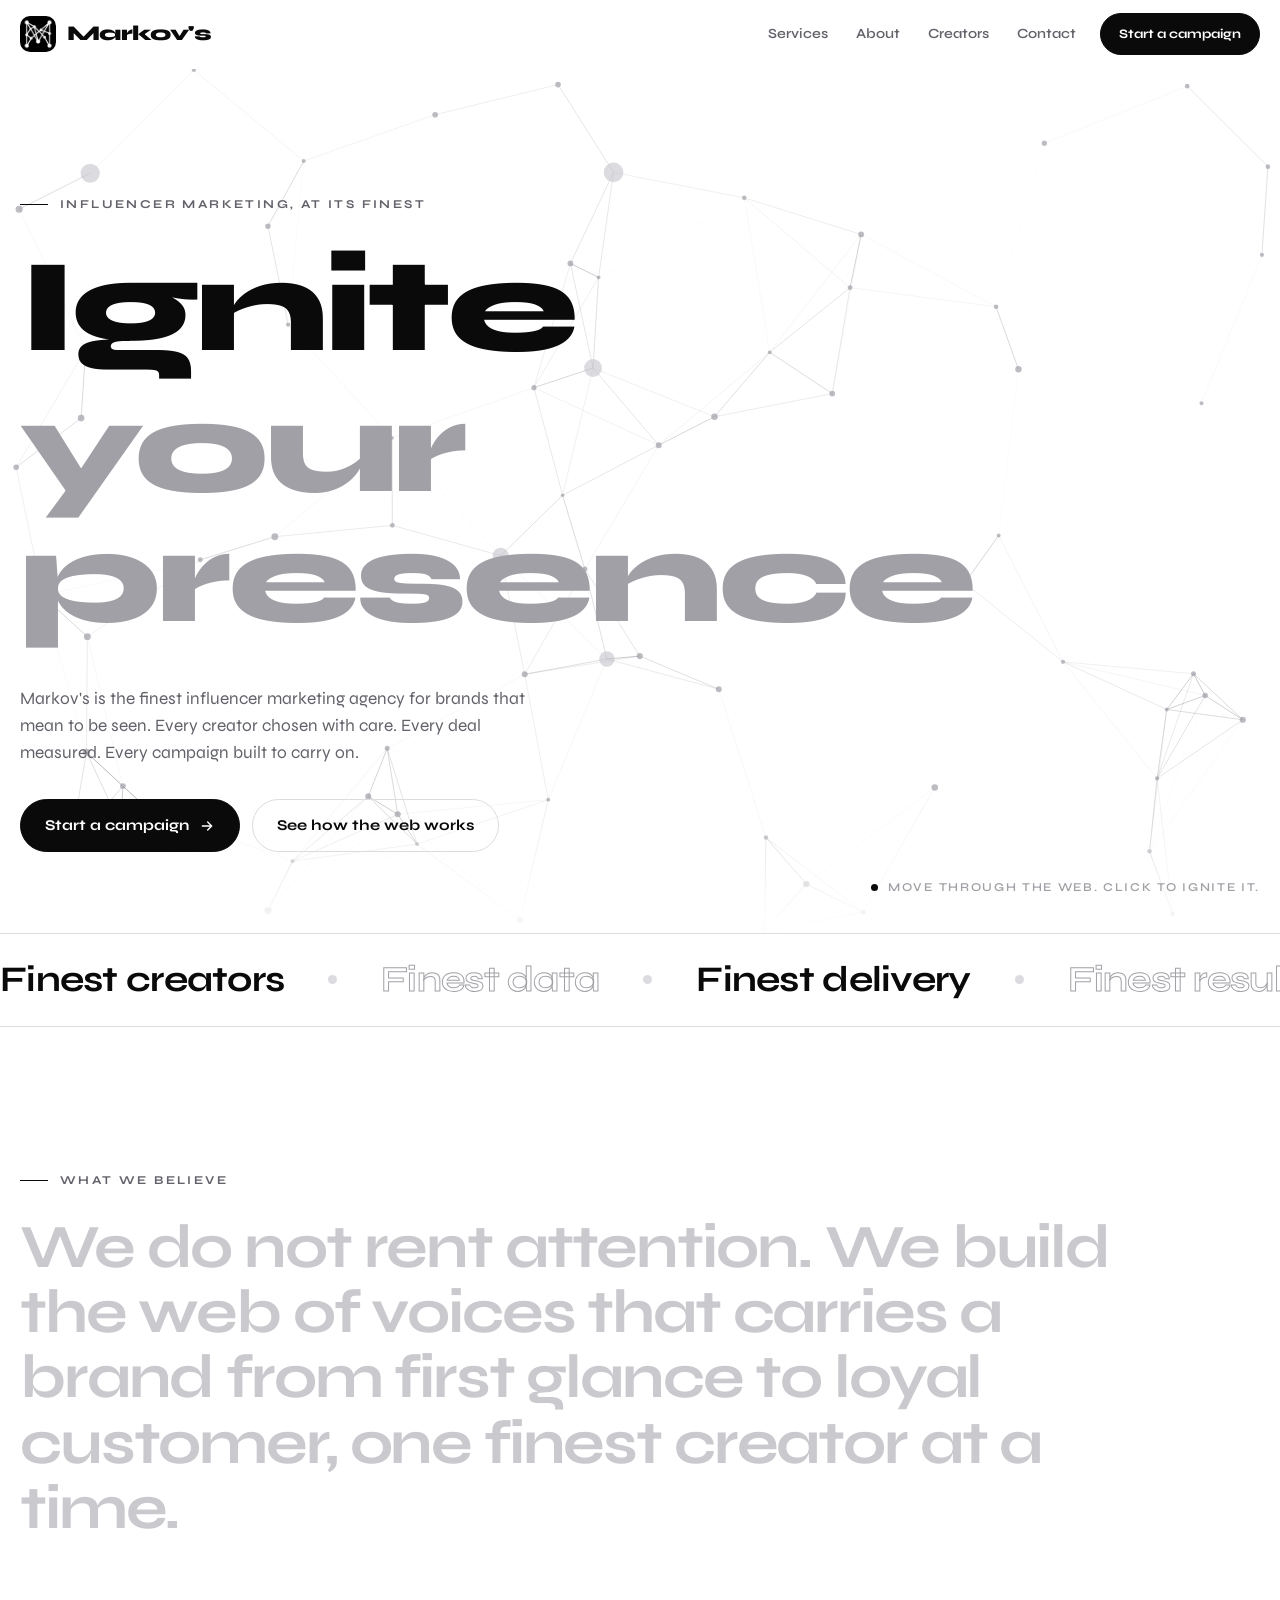
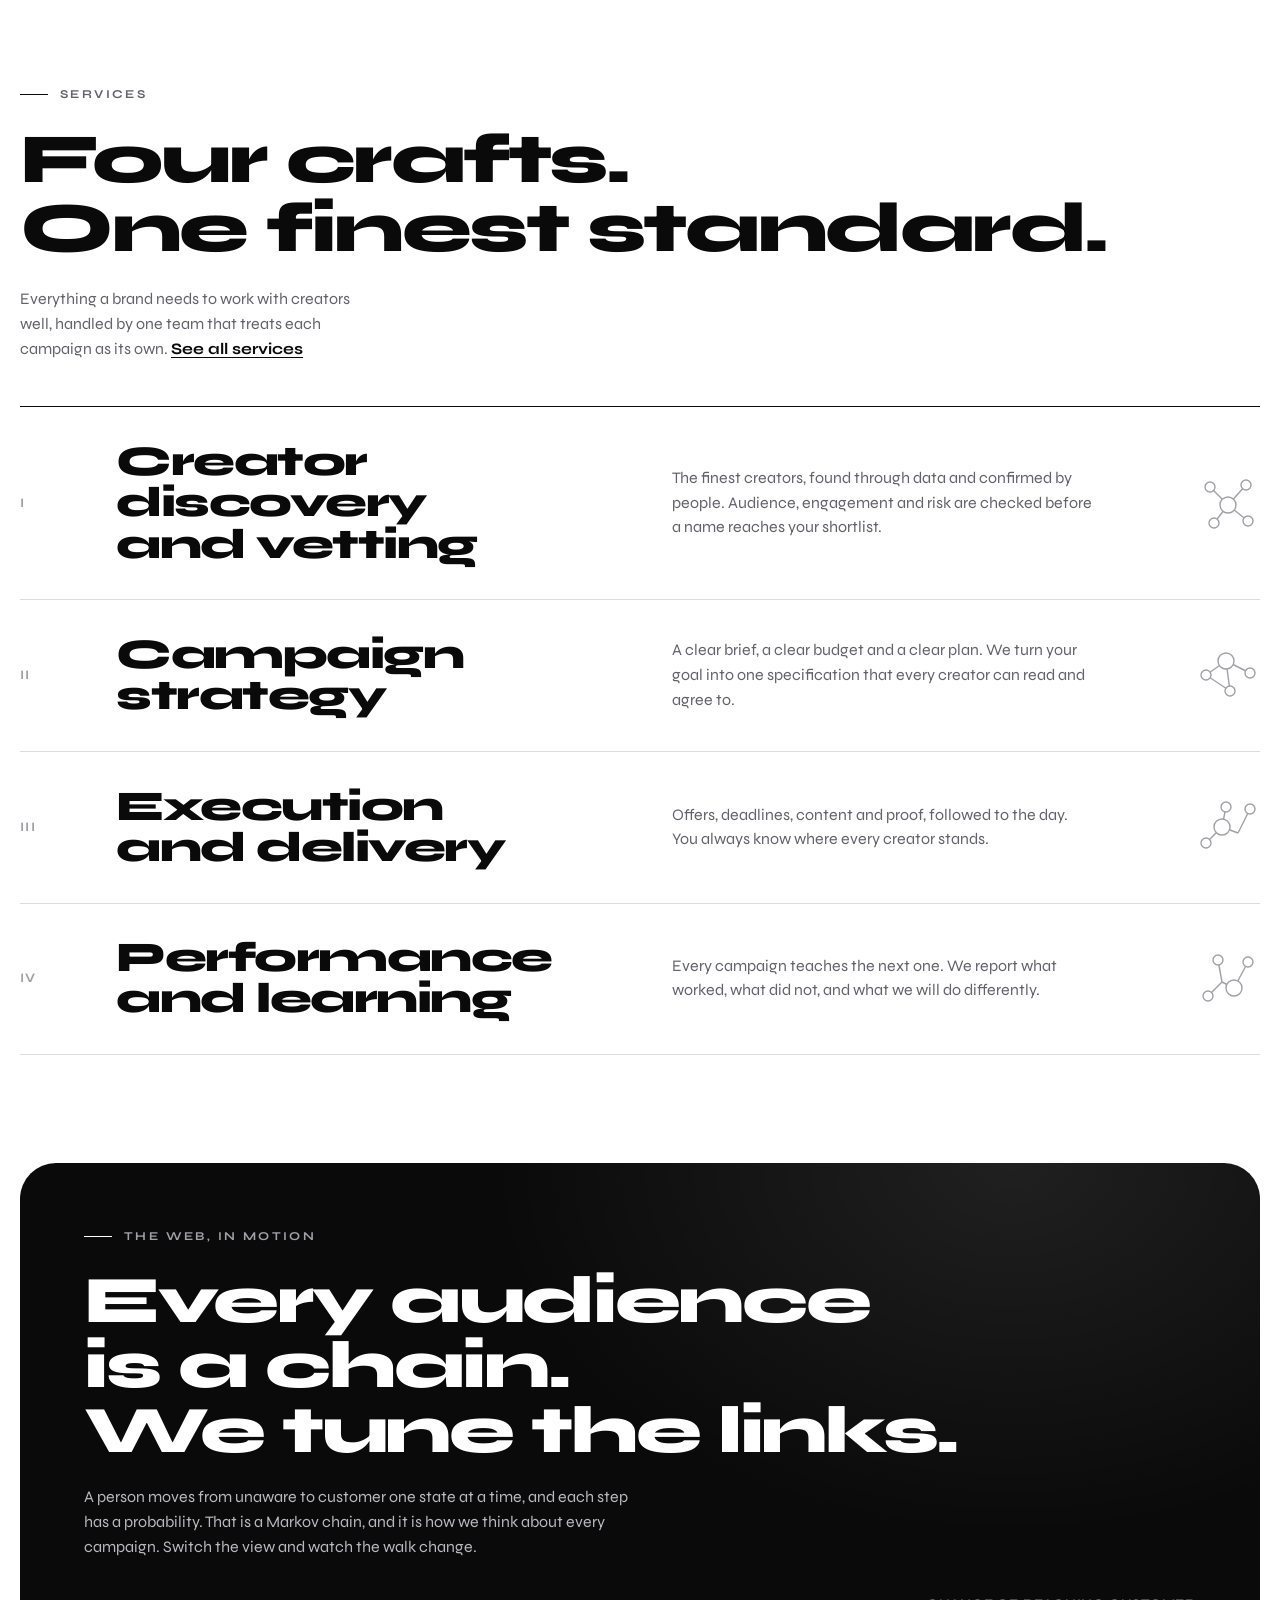
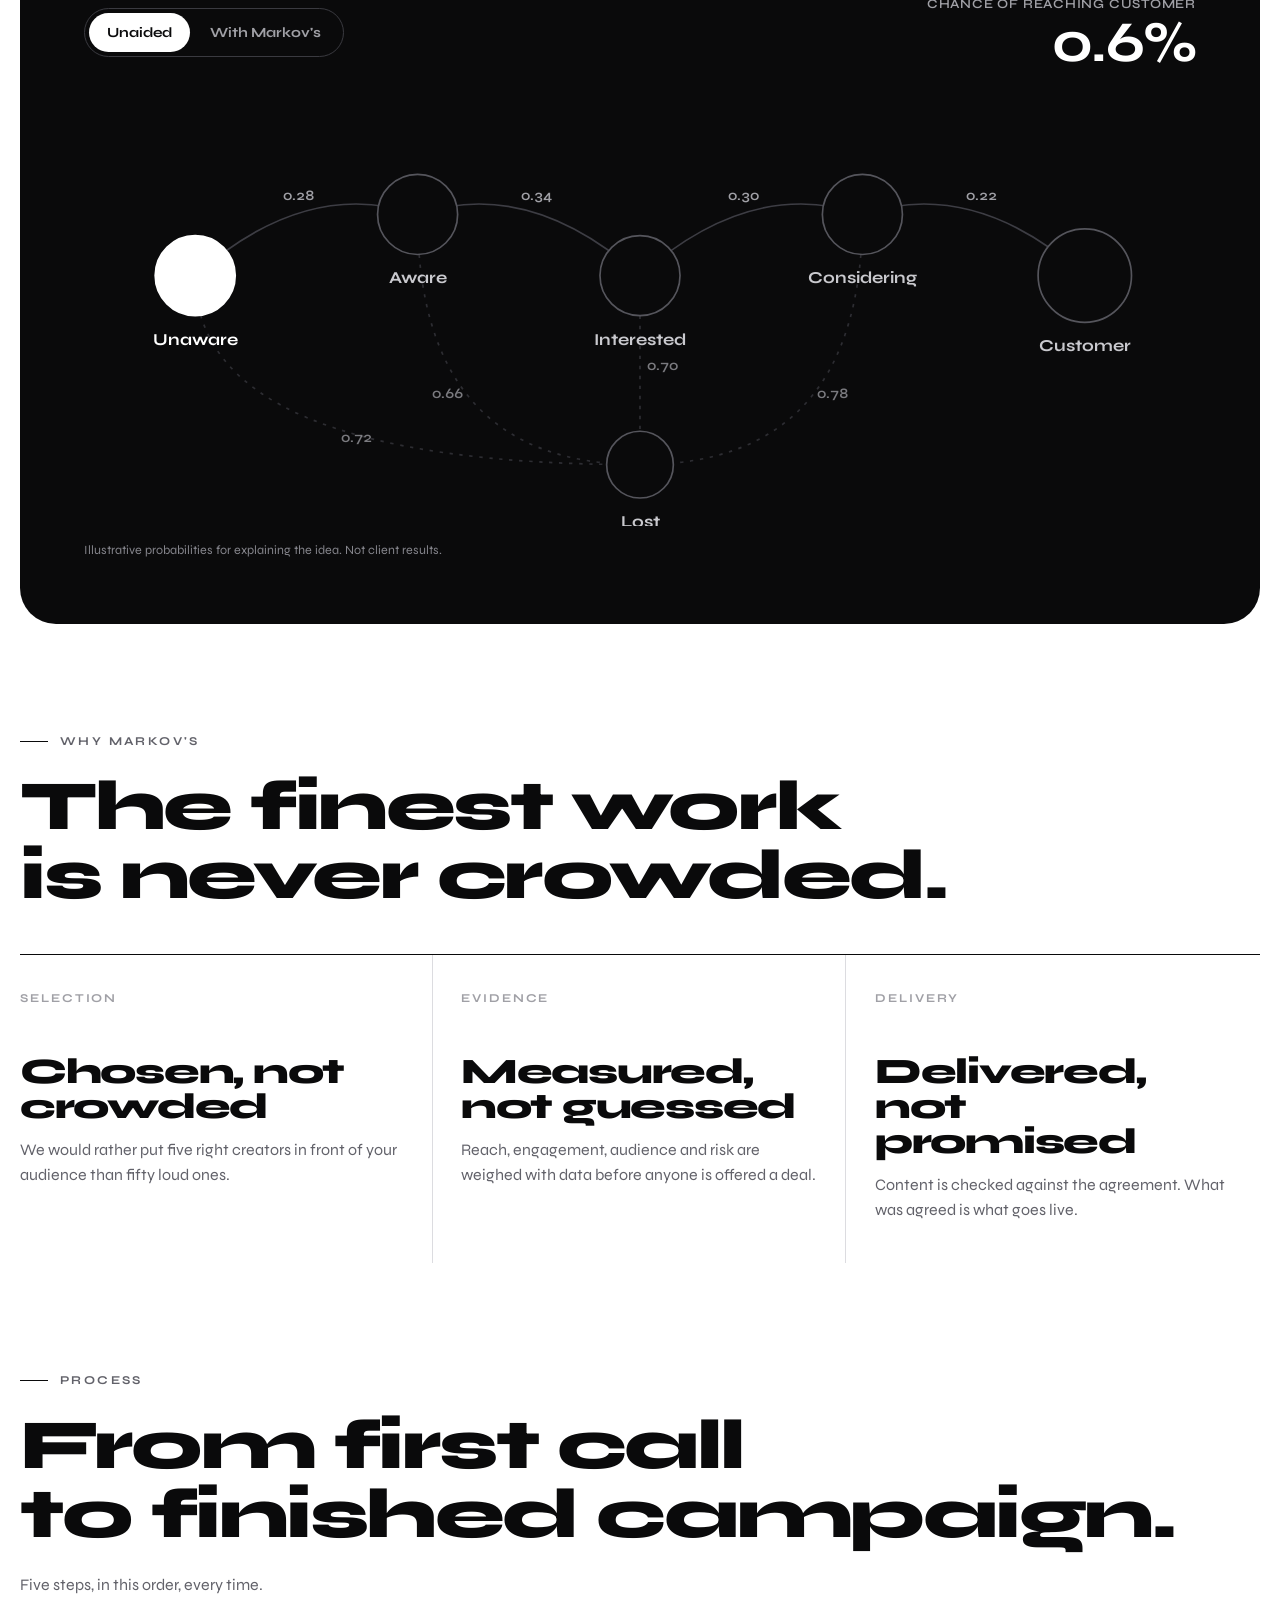
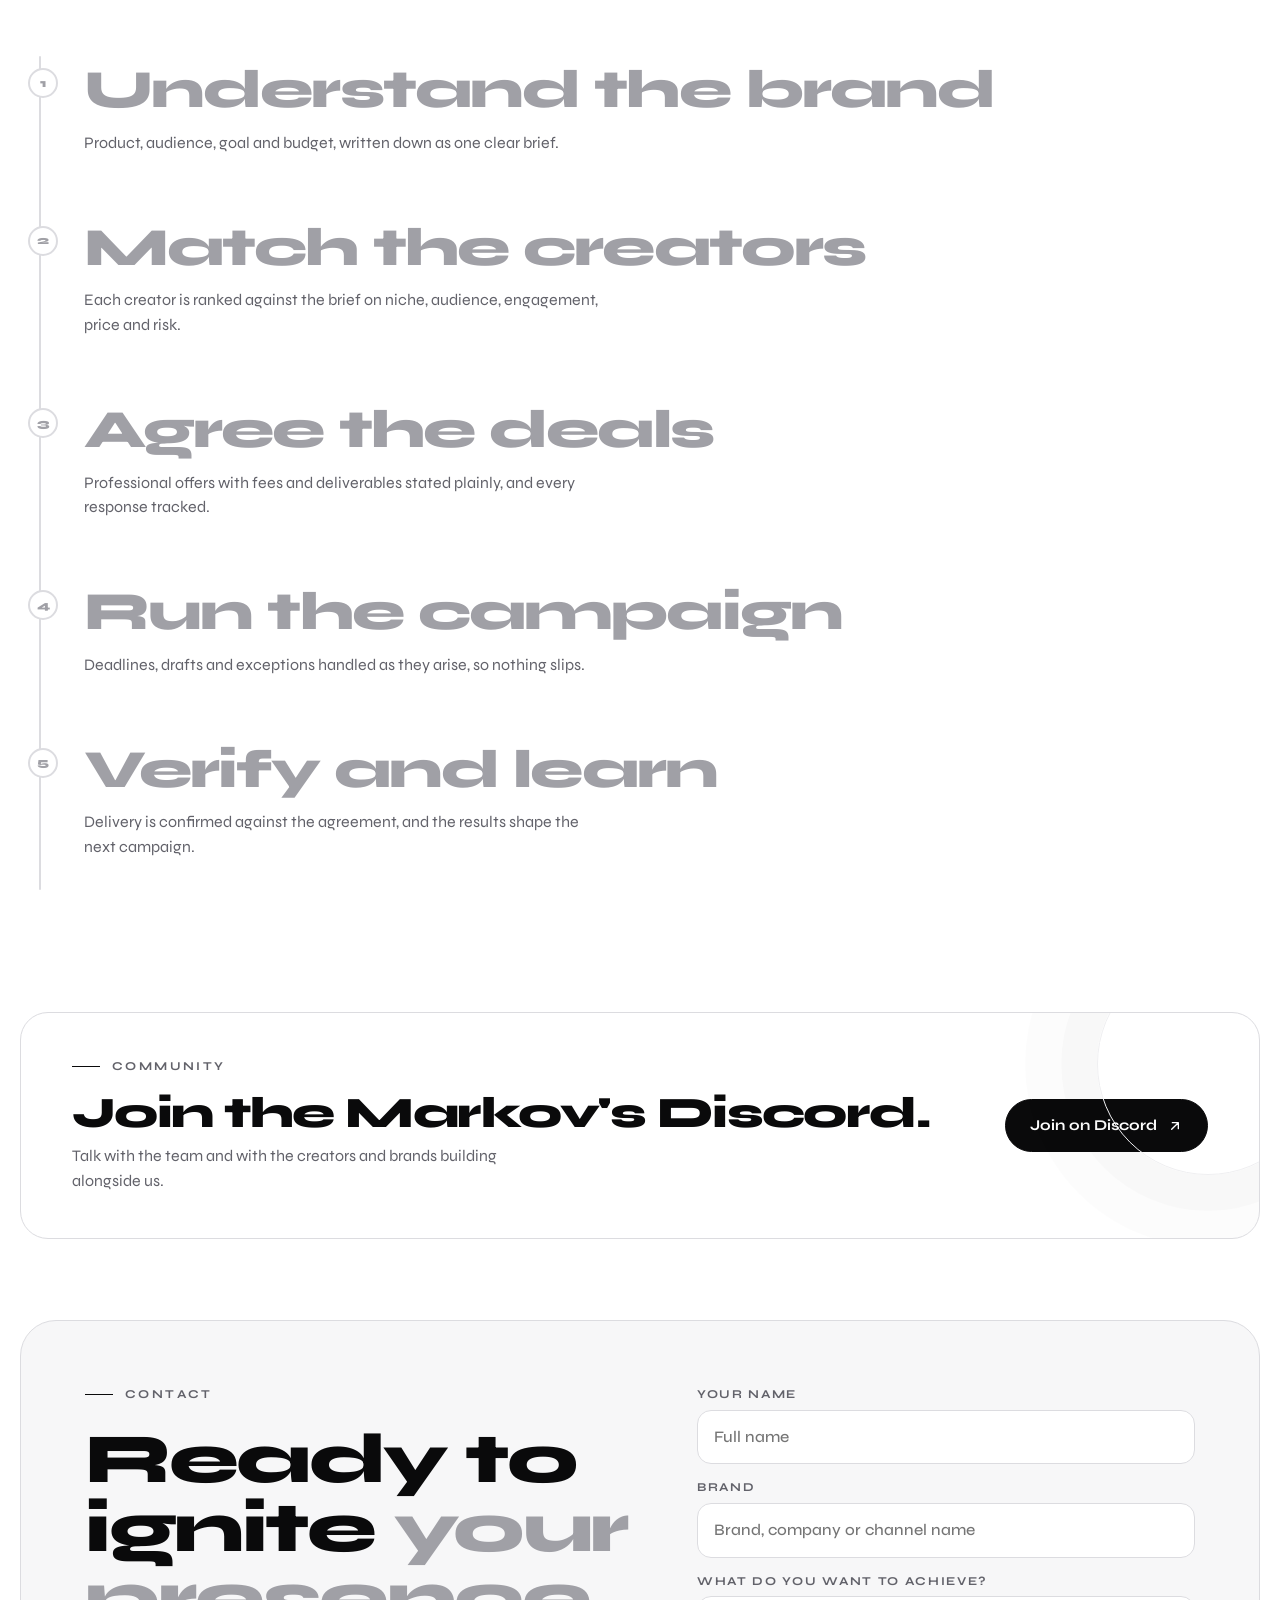
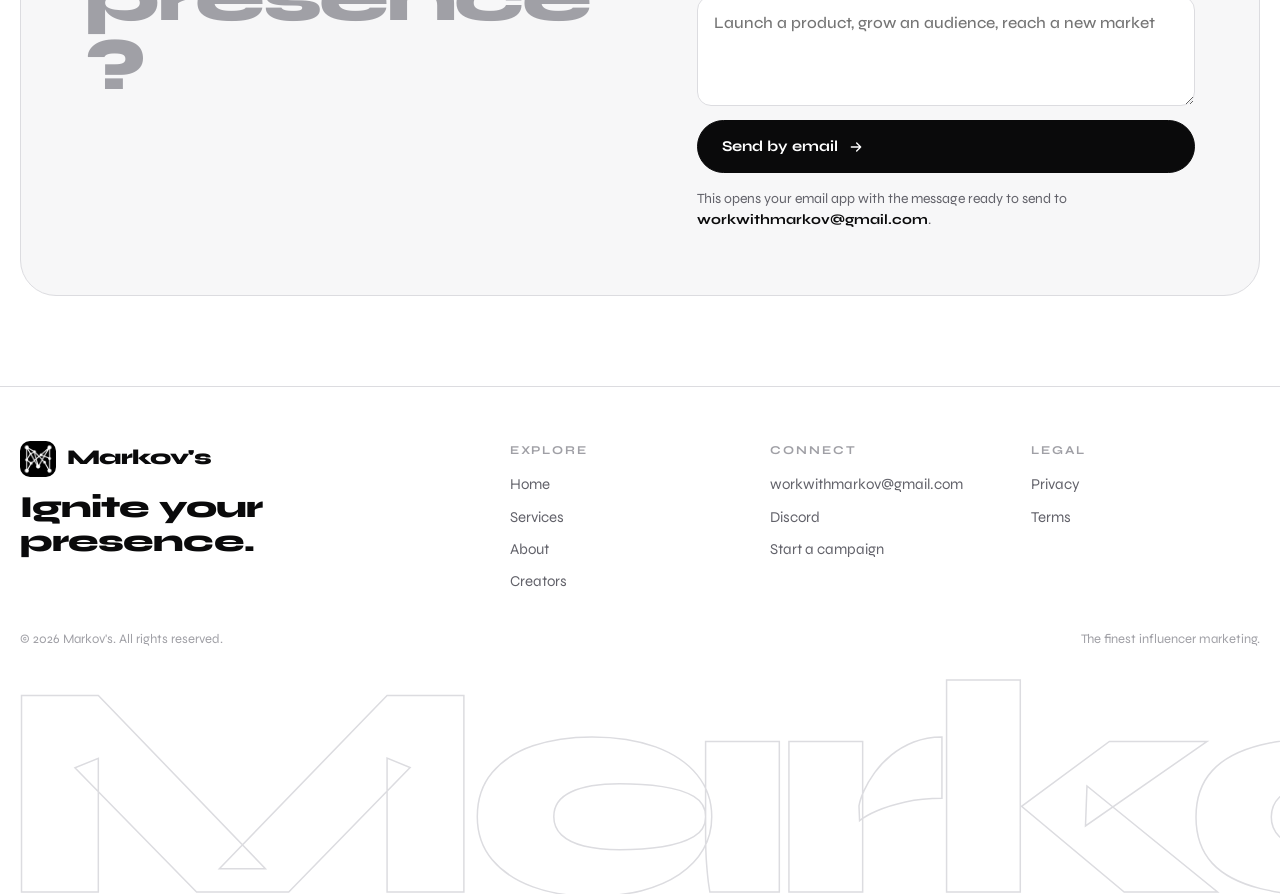
<file: index.html>
<!doctype html>
<html lang="en">
<head>
<meta charset="utf-8">
<meta name="viewport" content="width=device-width,initial-scale=1,viewport-fit=cover">
<title>Markov's | Ignite your presence</title>
<meta name="description" content="Markov's is the finest influencer marketing agency for brands that mean to be seen. Finest creators, measured deals, campaigns built to carry on.">
<link rel="canonical" href="https://markovs.example/">
<meta name="theme-color" content="#ffffff">
<meta property="og:type" content="website">
<meta property="og:site_name" content="Markov's">
<meta property="og:title" content="Markov's | Ignite your presence">
<meta property="og:description" content="Markov's is the finest influencer marketing agency for brands that mean to be seen. Finest creators, measured deals, campaigns built to carry on.">
<meta property="og:url" content="https://markovs.example/">
<meta property="og:image" content="https://markovs.example/img/og-image.png">
<meta name="twitter:card" content="summary_large_image">
<meta name="twitter:title" content="Markov's | Ignite your presence">
<meta name="twitter:description" content="Markov's is the finest influencer marketing agency for brands that mean to be seen. Finest creators, measured deals, campaigns built to carry on.">
<meta name="twitter:image" content="https://markovs.example/img/og-image.png">
<link rel="icon" href="favicon.ico" sizes="any">
<link rel="icon" type="image/png" href="img/favicon.png">
<link rel="apple-touch-icon" href="img/apple-touch-icon.png">
<link rel="manifest" href="site.webmanifest">
<link rel="preconnect" href="https://fonts.googleapis.com">
<link rel="preconnect" href="https://fonts.gstatic.com" crossorigin>
<link rel="stylesheet" href="https://fonts.googleapis.com/css2?family=Syne:wght@400;500;600;700;800&display=swap">
<link rel="stylesheet" href="css/style.css">
<script type="application/ld+json">{"@context":"https://schema.org","@type":"Organization","name":"Markov's","slogan":"Ignite your presence","url":"https://markovs.example/","logo":"https://markovs.example/img/icon-512.png","email":"workwithmarkov@gmail.com","sameAs":["https://discord.gg/mFfBt4drfa"]}</script>
</head>
<body>
<a class="skip" href="#main">Skip to content</a>
<div class="cur" id="cur" aria-hidden="true"></div>
<header class="nav" id="nav">
  <div class="wrap">
    <a class="logo" href="index.html" aria-label="Markov's home"><img src="img/logo.webp" alt="" width="36" height="36"><span>Markov's</span></a>
    <nav class="links" aria-label="Primary"><a href="services.html">Services</a><a href="about.html">About</a><a href="creators.html">Creators</a><a href="contact.html">Contact</a></nav>
    <a class="btn sm mag" href="contact.html"><span>Start a campaign</span></a>
    <button class="menu-btn" id="menuBtn" type="button" aria-expanded="false" aria-controls="mnav" aria-label="Open menu"><i></i></button>
  </div>
</header>
<div class="mnav" id="mnav">
  <a href="index.html" aria-current="page">Home</a><a href="services.html">Services</a><a href="about.html">About</a><a href="creators.html">Creators</a><a href="contact.html">Contact</a>
  <div class="mfoot"><a href="mailto:workwithmarkov@gmail.com">workwithmarkov@gmail.com</a><a href="https://discord.gg/mFfBt4drfa" target="_blank" rel="noopener">Join our Discord</a></div>
</div>
<main id="main">
<section class="hero" aria-label="Introduction">
  <canvas id="web" aria-hidden="true"></canvas>
  <div class="wrap">
    <div class="eyebrow">Influencer marketing, at its finest</div>
    <h1 aria-label="Ignite your presence"><span class="ln"><span>Ignite</span></span><span class="ln"><span>your presence</span></span></h1>
    <p class="lede">Markov's is the finest influencer marketing agency for brands that mean to be seen. Every creator chosen with care. Every deal measured. Every campaign built to carry on.</p>
    <div class="cta"><a class="btn mag" href="contact.html"><span>Start a campaign</span><svg viewBox="0 0 24 24" aria-hidden="true"><path d="M5 12h14M13 6l6 6-6 6"/></svg></a><a class="btn ghost mag" href="#chain"><span>See how the web works</span></a></div>
  </div>
  <div class="hint"><i></i>Move through the web. Click to ignite it.</div>
</section>

<div class="marq" aria-hidden="true"><div class="track" id="track"></div></div>

<section class="statement" aria-label="Our belief">
  <div class="wrap">
    <div class="eyebrow rv">What we believe</div>
    <p id="stmt">We do not rent attention. We build the web of voices that carries a brand from first glance to loyal customer, one finest creator at a time.</p>
  </div>
</section>

<section class="services" id="services">
  <div class="wrap">
    <div class="sec-head"><div><div class="eyebrow rv" style="margin-bottom:22px">Services</div><h2 class="rv d1">Four crafts.<br>One finest standard.</h2></div><p class="rv d2">Everything a brand needs to work with creators well, handled by one team that treats each campaign as its own. <a href="services.html" style="text-decoration:underline;text-underline-offset:3px;color:var(--ink);font-weight:700">See all services</a></p></div>
    <div class="rows">
      <article class="row rv"><span class="idx">I</span><h3>Creator discovery and vetting</h3><p>The finest creators, found through data and confirmed by people. Audience, engagement and risk are checked before a name reaches your shortlist.</p>
        <svg class="ico" viewBox="0 0 64 64" aria-hidden="true"><line x1="14" y1="16" x2="32" y2="34"/><line x1="50" y1="14" x2="32" y2="34"/><line x1="32" y1="34" x2="18" y2="52"/><line x1="32" y1="34" x2="52" y2="50"/><circle cx="14" cy="16" r="5"/><circle cx="50" cy="14" r="5"/><circle cx="18" cy="52" r="5"/><circle cx="52" cy="50" r="5"/><circle class="hub" cx="32" cy="34" r="8"/></svg></article>
      <article class="row rv"><span class="idx">II</span><h3>Campaign strategy</h3><p>A clear brief, a clear budget and a clear plan. We turn your goal into one specification that every creator can read and agree to.</p>
        <svg class="ico" viewBox="0 0 64 64" aria-hidden="true"><line x1="10" y1="32" x2="30" y2="18"/><line x1="30" y1="18" x2="54" y2="30"/><line x1="30" y1="18" x2="34" y2="48"/><line x1="10" y1="32" x2="34" y2="48"/><circle cx="10" cy="32" r="5"/><circle cx="54" cy="30" r="5"/><circle cx="34" cy="48" r="5"/><circle class="hub" cx="30" cy="18" r="8"/></svg></article>
      <article class="row rv"><span class="idx">III</span><h3>Execution and delivery</h3><p>Offers, deadlines, content and proof, followed to the day. You always know where every creator stands.</p>
        <svg class="ico" viewBox="0 0 64 64" aria-hidden="true"><line x1="10" y1="48" x2="26" y2="32"/><line x1="26" y1="32" x2="42" y2="38"/><line x1="42" y1="38" x2="54" y2="14"/><line x1="26" y1="32" x2="30" y2="12"/><circle cx="10" cy="48" r="5"/><circle cx="54" cy="14" r="5"/><circle cx="30" cy="12" r="5"/><circle class="hub" cx="26" cy="32" r="8"/></svg></article>
      <article class="row rv"><span class="idx">IV</span><h3>Performance and learning</h3><p>Every campaign teaches the next one. We report what worked, what did not, and what we will do differently.</p>
        <svg class="ico" viewBox="0 0 64 64" aria-hidden="true"><line x1="12" y1="50" x2="26" y2="36"/><line x1="26" y1="36" x2="38" y2="42"/><line x1="38" y1="42" x2="52" y2="16"/><line x1="26" y1="36" x2="22" y2="14"/><circle cx="12" cy="50" r="5"/><circle cx="52" cy="16" r="5"/><circle cx="22" cy="14" r="5"/><circle class="hub" cx="38" cy="42" r="8"/></svg></article>
    </div>
  </div>
</section>

<section class="chain" id="chain">
  <div class="wrap">
    <div class="panel">
      <div class="eyebrow rv">The web, in motion</div>
      <h2 class="rv d1" style="margin-top:22px">Every audience is a chain.<br>We tune the links.</h2>
      <p class="lead rv d2">A person moves from unaware to customer one state at a time, and each step has a probability. That is a Markov chain, and it is how we think about every campaign. Switch the view and watch the walk change.</p>
      <div class="ctrl">
        <div class="seg" role="group" aria-label="Campaign view"><button id="mA" type="button" aria-pressed="true">Unaided</button><button id="mB" type="button" aria-pressed="false">With Markov's</button></div>
        <div class="readout">Chance of reaching Customer<b id="rate">0%</b></div>
      </div>
      <svg class="chainsvg" id="chainsvg" viewBox="0 0 1000 400" role="img" aria-label="A Markov chain with five audience states. A marker walks from Unaware toward Customer, or drops to Lost, following the transition probabilities shown."></svg>
      <p class="note">Illustrative probabilities for explaining the idea. Not client results.</p>
    </div>
  </div>
</section>

<section class="prin">
  <div class="wrap">
    <div class="sec-head"><div><div class="eyebrow rv" style="margin-bottom:22px">Why Markov's</div><h2 class="rv d1">The finest work<br>is never crowded.</h2></div></div>
    <div class="pgrid">
      <div class="rv"><span class="tag">Selection</span><h3>Chosen, not crowded</h3><p>We would rather put five right creators in front of your audience than fifty loud ones.</p></div>
      <div class="rv d1"><span class="tag">Evidence</span><h3>Measured, not guessed</h3><p>Reach, engagement, audience and risk are weighed with data before anyone is offered a deal.</p></div>
      <div class="rv d2"><span class="tag">Delivery</span><h3>Delivered, not promised</h3><p>Content is checked against the agreement. What was agreed is what goes live.</p></div>
    </div>
  </div>
</section>

<section class="process" id="process">
  <div class="wrap">
    <div class="sec-head"><div><div class="eyebrow rv" style="margin-bottom:22px">Process</div><h2 class="rv d1">From first call<br>to finished campaign.</h2></div><p class="rv d2">Five steps, in this order, every time.</p></div>
    <div class="steps" id="steps"><div class="rail"><i></i></div><div class="step"><span class="dot">1</span><h3>Understand the brand</h3><p>Product, audience, goal and budget, written down as one clear brief.</p></div><div class="step"><span class="dot">2</span><h3>Match the creators</h3><p>Each creator is ranked against the brief on niche, audience, engagement, price and risk.</p></div><div class="step"><span class="dot">3</span><h3>Agree the deals</h3><p>Professional offers with fees and deliverables stated plainly, and every response tracked.</p></div><div class="step"><span class="dot">4</span><h3>Run the campaign</h3><p>Deadlines, drafts and exceptions handled as they arise, so nothing slips.</p></div><div class="step"><span class="dot">5</span><h3>Verify and learn</h3><p>Delivery is confirmed against the agreement, and the results shape the next campaign.</p></div></div>
  </div>
</section>

<section class="discord" aria-label="Community">
  <div class="wrap">
    <div class="dband">
      <div><div class="eyebrow rv">Community</div><h3 class="rv d1" style="margin-top:16px">Join the Markov's Discord.</h3><p class="rv d2">Talk with the team and with the creators and brands building alongside us.</p></div>
      <a class="btn mag" href="https://discord.gg/mFfBt4drfa" target="_blank" rel="noopener"><span>Join on Discord</span><svg viewBox="0 0 24 24" aria-hidden="true"><path d="M7 17L17 7M8 7h9v9"/></svg></a>
    </div>
  </div>
</section>

<section class="contact" id="contact">
  <div class="wrap">
    <div class="cbox">
      <div><div class="eyebrow rv">Contact</div><h2 class="rv d1" style="margin-top:22px">Ready to ignite <em>your presence?</em></h2></div>
      <form class="form rv d2" id="cform" autocomplete="on">
  
  <label for="cn">Your name<input id="cn" name="name" required placeholder="Full name" autocomplete="name"></label>
  <label for="cb">Brand<input id="cb" name="brand" required placeholder="Brand, company or channel name"></label>
  <label for="cg">What do you want to achieve?<textarea id="cg" name="goal" required placeholder="Launch a product, grow an audience, reach a new market"></textarea></label>
  <button class="btn mag" type="submit"><span>Send by email</span><svg viewBox="0 0 24 24" aria-hidden="true"><path d="M5 12h14M13 6l6 6-6 6"/></svg></button>
  <div class="out" id="cout" role="status" aria-live="polite">This opens your email app with the message ready to send to <b>workwithmarkov@gmail.com</b>.</div>
</form>
    </div>
  </div>
</section>
</main>
<footer>
  <div class="wrap">
    <div class="fcols">
      <div><a class="logo" href="index.html" aria-label="Markov's home"><img src="img/logo.webp" alt="" width="36" height="36"><span>Markov's</span></a><p class="tag">Ignite your presence.</p></div>
      <div><h4>Explore</h4><ul><li><a href="index.html">Home</a></li><li><a href="services.html">Services</a></li><li><a href="about.html">About</a></li><li><a href="creators.html">Creators</a></li></ul></div>
      <div><h4>Connect</h4><ul><li><a href="mailto:workwithmarkov@gmail.com">workwithmarkov@gmail.com</a></li><li><a href="https://discord.gg/mFfBt4drfa" target="_blank" rel="noopener">Discord</a></li><li><a href="contact.html">Start a campaign</a></li></ul></div>
      <div><h4>Legal</h4><ul><li><a href="privacy.html">Privacy</a></li><li><a href="terms.html">Terms</a></li></ul></div>
    </div>
    <div class="fbase"><span>© 2026 Markov's. All rights reserved.</span><span>The finest influencer marketing.</span></div>
  </div>
  <div class="big" aria-hidden="true">Markov's</div>
</footer>
<script src="js/main.js" defer></script>
<script src="js/web.js" defer></script>
<script src="js/chain.js" defer></script>
<script src="js/contact.js" defer></script>
</body>
</html>
</file>
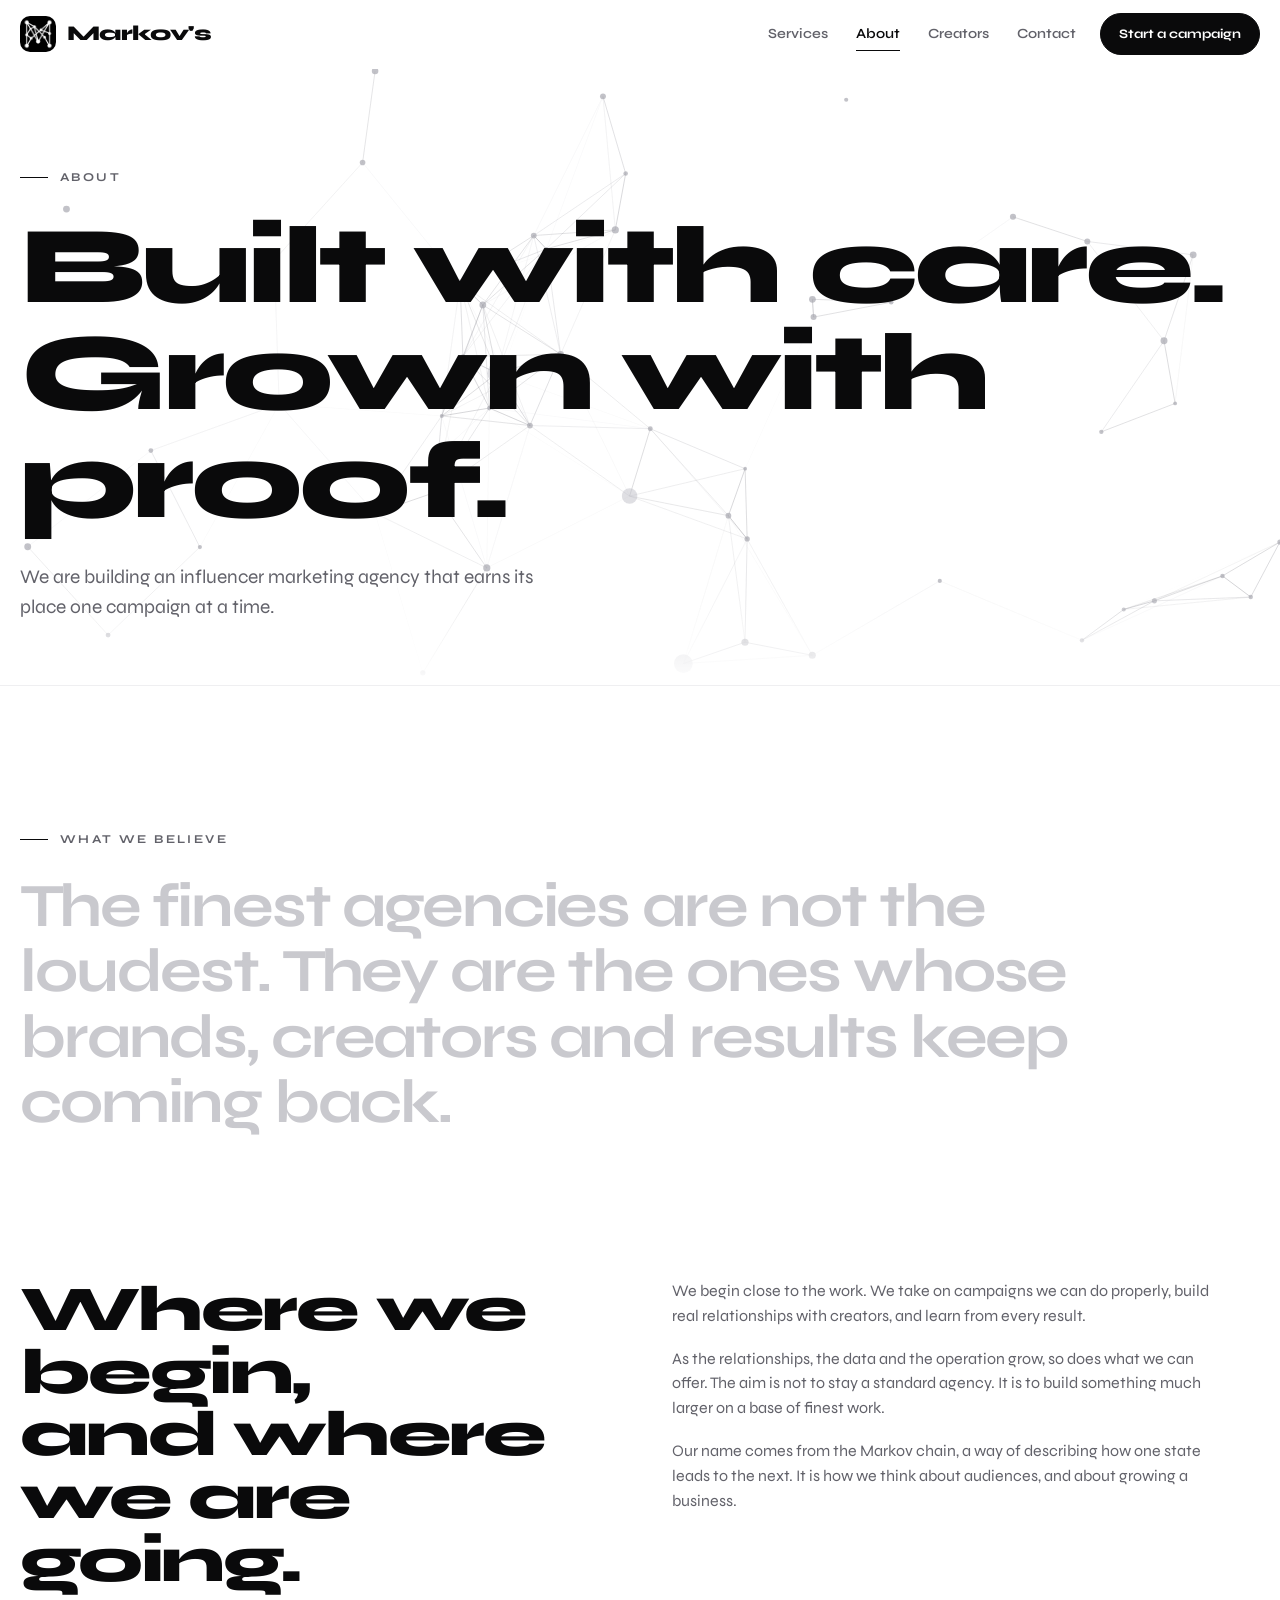
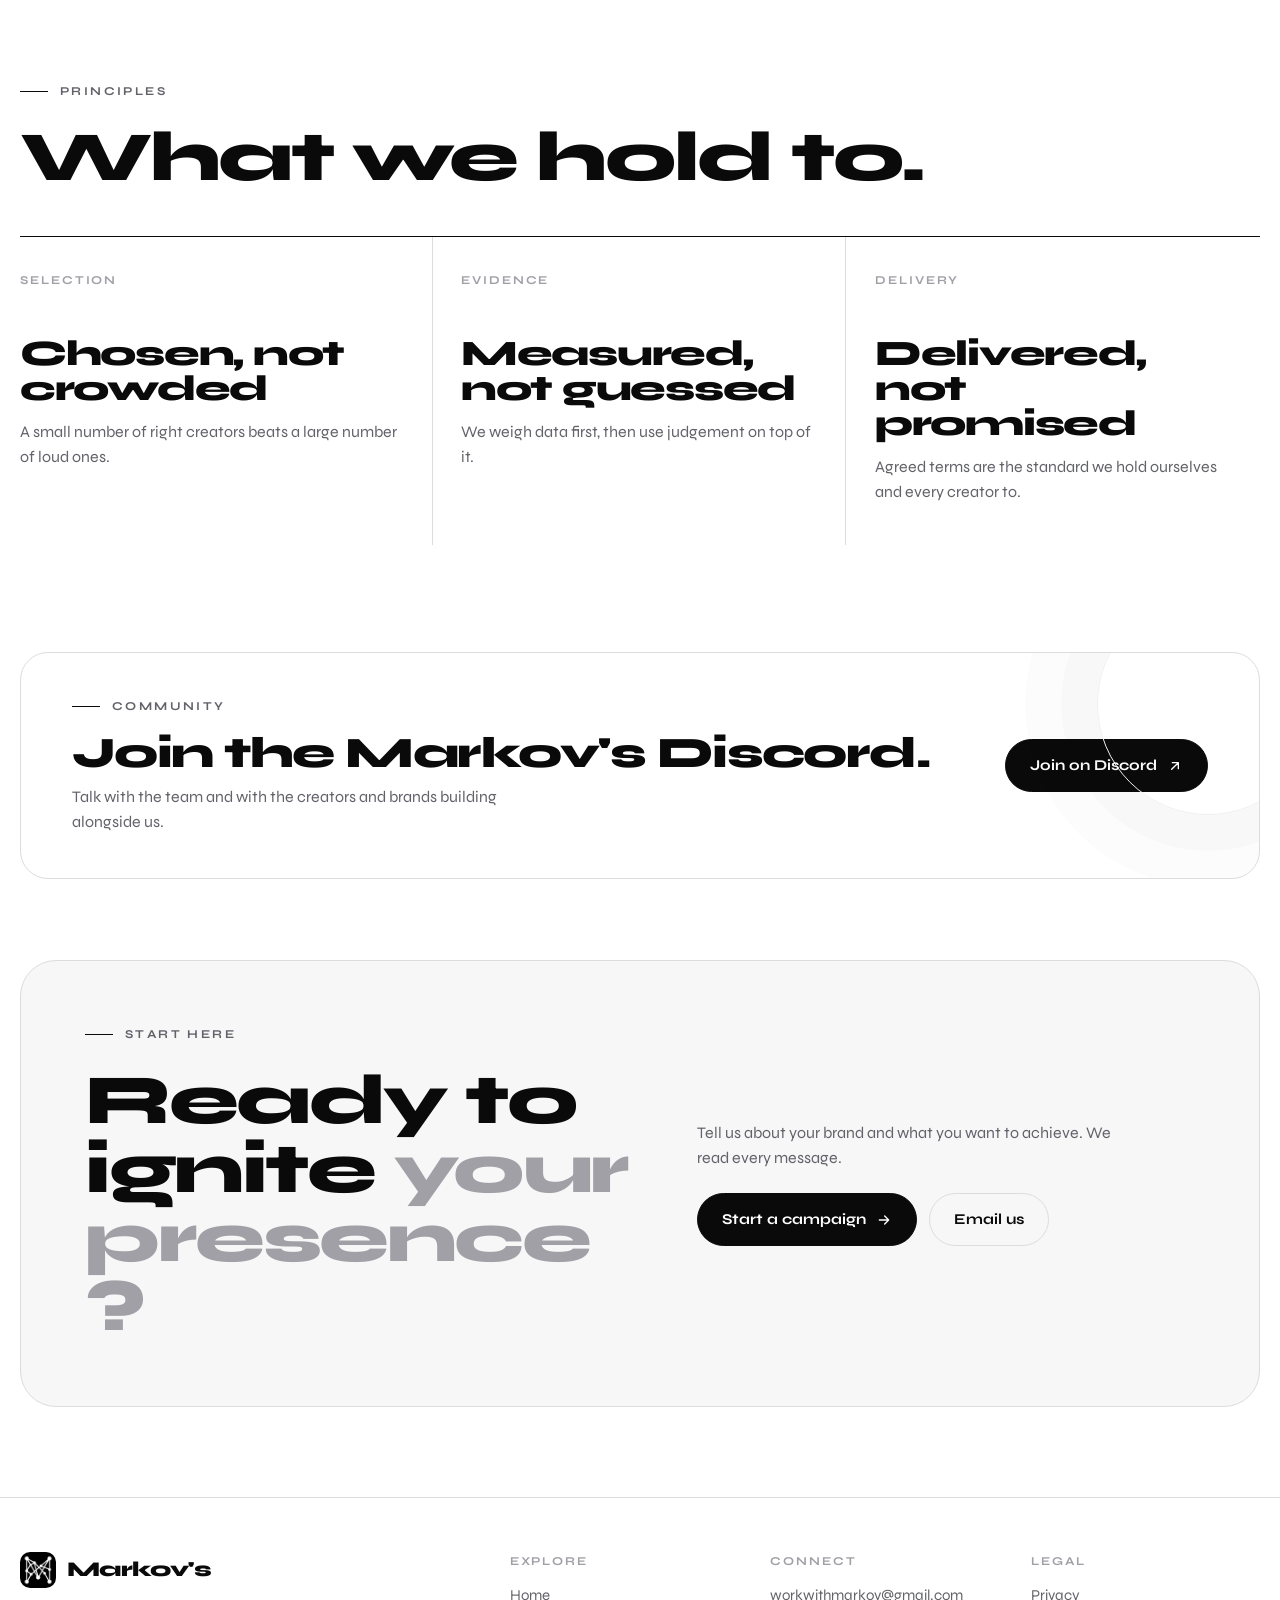
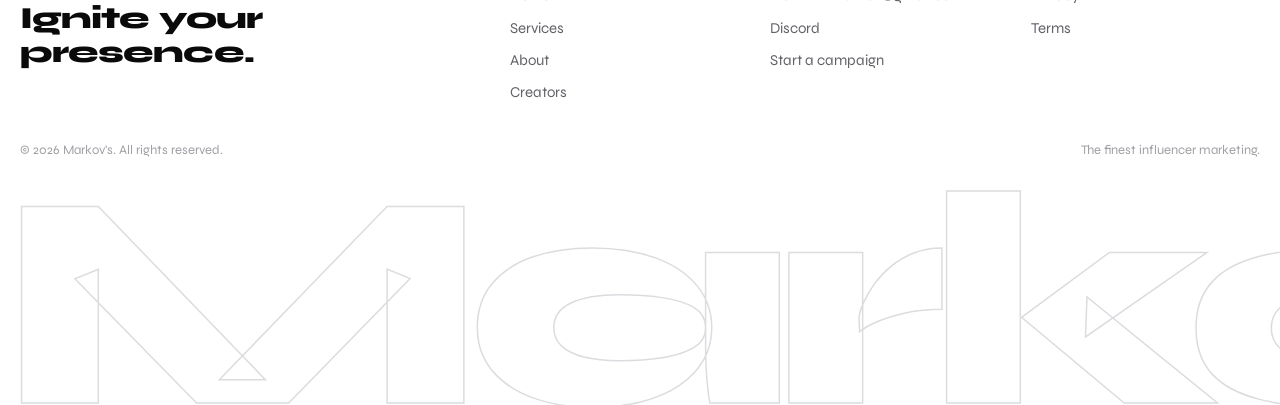
<file: about.html>
<!doctype html>
<html lang="en">
<head>
<meta charset="utf-8">
<meta name="viewport" content="width=device-width,initial-scale=1,viewport-fit=cover">
<title>About | Markov's</title>
<meta name="description" content="Markov's is an influencer marketing agency built on careful craft and clear data. Learn how we work and what we believe.">
<link rel="canonical" href="https://markovs.example/about.html">
<meta name="theme-color" content="#ffffff">
<meta property="og:type" content="website">
<meta property="og:site_name" content="Markov's">
<meta property="og:title" content="About | Markov's">
<meta property="og:description" content="Markov's is an influencer marketing agency built on careful craft and clear data. Learn how we work and what we believe.">
<meta property="og:url" content="https://markovs.example/about.html">
<meta property="og:image" content="https://markovs.example/img/og-image.png">
<meta name="twitter:card" content="summary_large_image">
<meta name="twitter:title" content="About | Markov's">
<meta name="twitter:description" content="Markov's is an influencer marketing agency built on careful craft and clear data. Learn how we work and what we believe.">
<meta name="twitter:image" content="https://markovs.example/img/og-image.png">
<link rel="icon" href="favicon.ico" sizes="any">
<link rel="icon" type="image/png" href="img/favicon.png">
<link rel="apple-touch-icon" href="img/apple-touch-icon.png">
<link rel="manifest" href="site.webmanifest">
<link rel="preconnect" href="https://fonts.googleapis.com">
<link rel="preconnect" href="https://fonts.gstatic.com" crossorigin>
<link rel="stylesheet" href="https://fonts.googleapis.com/css2?family=Syne:wght@400;500;600;700;800&display=swap">
<link rel="stylesheet" href="css/style.css">
</head>
<body>
<a class="skip" href="#main">Skip to content</a>
<div class="cur" id="cur" aria-hidden="true"></div>
<header class="nav" id="nav">
  <div class="wrap">
    <a class="logo" href="index.html" aria-label="Markov's home"><img src="img/logo.webp" alt="" width="36" height="36"><span>Markov's</span></a>
    <nav class="links" aria-label="Primary"><a href="services.html">Services</a><a href="about.html" aria-current="page">About</a><a href="creators.html">Creators</a><a href="contact.html">Contact</a></nav>
    <a class="btn sm mag" href="contact.html"><span>Start a campaign</span></a>
    <button class="menu-btn" id="menuBtn" type="button" aria-expanded="false" aria-controls="mnav" aria-label="Open menu"><i></i></button>
  </div>
</header>
<div class="mnav" id="mnav">
  <a href="index.html">Home</a><a href="services.html">Services</a><a href="about.html" aria-current="page">About</a><a href="creators.html">Creators</a><a href="contact.html">Contact</a>
  <div class="mfoot"><a href="mailto:workwithmarkov@gmail.com">workwithmarkov@gmail.com</a><a href="https://discord.gg/mFfBt4drfa" target="_blank" rel="noopener">Join our Discord</a></div>
</div>
<main id="main">
<section class="phero" aria-label="About">
  <canvas id="web" aria-hidden="true"></canvas>
  <div class="wrap"><div class="eyebrow">About</div><h1>Built with care.<br>Grown with proof.</h1><p class="lede">We are building an influencer marketing agency that earns its place one campaign at a time.</p></div>
</section>

<section class="statement" aria-label="Our belief"><div class="wrap"><div class="eyebrow rv">What we believe</div>
<p id="stmt">The finest agencies are not the loudest. They are the ones whose brands, creators and results keep coming back.</p></div></section>

<section><div class="wrap split">
  <h2 class="rv">Where we begin,<br>and where we are going.</h2>
  <div class="rv d1"><p>We begin close to the work. We take on campaigns we can do properly, build real relationships with creators, and learn from every result.</p>
  <p>As the relationships, the data and the operation grow, so does what we can offer. The aim is not to stay a standard agency. It is to build something much larger on a base of finest work.</p>
  <p>Our name comes from the Markov chain, a way of describing how one state leads to the next. It is how we think about audiences, and about growing a business.</p></div>
</div></section>

<section class="prin"><div class="wrap">
  <div class="sec-head"><div><div class="eyebrow rv" style="margin-bottom:22px">Principles</div><h2 class="rv d1">What we hold to.</h2></div></div>
  <div class="pgrid">
    <div class="rv"><span class="tag">Selection</span><h3>Chosen, not crowded</h3><p>A small number of right creators beats a large number of loud ones.</p></div>
    <div class="rv d1"><span class="tag">Evidence</span><h3>Measured, not guessed</h3><p>We weigh data first, then use judgement on top of it.</p></div>
    <div class="rv d2"><span class="tag">Delivery</span><h3>Delivered, not promised</h3><p>Agreed terms are the standard we hold ourselves and every creator to.</p></div>
  </div>
</div></section>
<section class="discord" aria-label="Community">
  <div class="wrap">
    <div class="dband">
      <div><div class="eyebrow rv">Community</div><h3 class="rv d1" style="margin-top:16px">Join the Markov's Discord.</h3><p class="rv d2">Talk with the team and with the creators and brands building alongside us.</p></div>
      <a class="btn mag" href="https://discord.gg/mFfBt4drfa" target="_blank" rel="noopener"><span>Join on Discord</span><svg viewBox="0 0 24 24" aria-hidden="true"><path d="M7 17L17 7M8 7h9v9"/></svg></a>
    </div>
  </div>
</section>
<section class="contact" aria-label="Start a campaign">
  <div class="wrap">
    <div class="cbox" style="align-items:center">
      <div><div class="eyebrow rv">Start here</div><h2 class="rv d1" style="margin-top:22px">Ready to ignite <em>your presence?</em></h2></div>
      <div class="rv d2"><p style="color:var(--g4);margin:0 0 22px;max-width:420px">Tell us about your brand and what you want to achieve. We read every message.</p>
        <div style="display:flex;gap:12px;flex-wrap:wrap"><a class="btn mag" href="contact.html"><span>Start a campaign</span><svg viewBox="0 0 24 24" aria-hidden="true"><path d="M5 12h14M13 6l6 6-6 6"/></svg></a><a class="btn ghost mag" href="mailto:workwithmarkov@gmail.com"><span>Email us</span></a></div></div>
    </div>
  </div>
</section>
</main>
<footer>
  <div class="wrap">
    <div class="fcols">
      <div><a class="logo" href="index.html" aria-label="Markov's home"><img src="img/logo.webp" alt="" width="36" height="36"><span>Markov's</span></a><p class="tag">Ignite your presence.</p></div>
      <div><h4>Explore</h4><ul><li><a href="index.html">Home</a></li><li><a href="services.html">Services</a></li><li><a href="about.html">About</a></li><li><a href="creators.html">Creators</a></li></ul></div>
      <div><h4>Connect</h4><ul><li><a href="mailto:workwithmarkov@gmail.com">workwithmarkov@gmail.com</a></li><li><a href="https://discord.gg/mFfBt4drfa" target="_blank" rel="noopener">Discord</a></li><li><a href="contact.html">Start a campaign</a></li></ul></div>
      <div><h4>Legal</h4><ul><li><a href="privacy.html">Privacy</a></li><li><a href="terms.html">Terms</a></li></ul></div>
    </div>
    <div class="fbase"><span>© 2026 Markov's. All rights reserved.</span><span>The finest influencer marketing.</span></div>
  </div>
  <div class="big" aria-hidden="true">Markov's</div>
</footer>
<script src="js/main.js" defer></script>
<script src="js/web.js" defer></script>
</body>
</html>
</file>
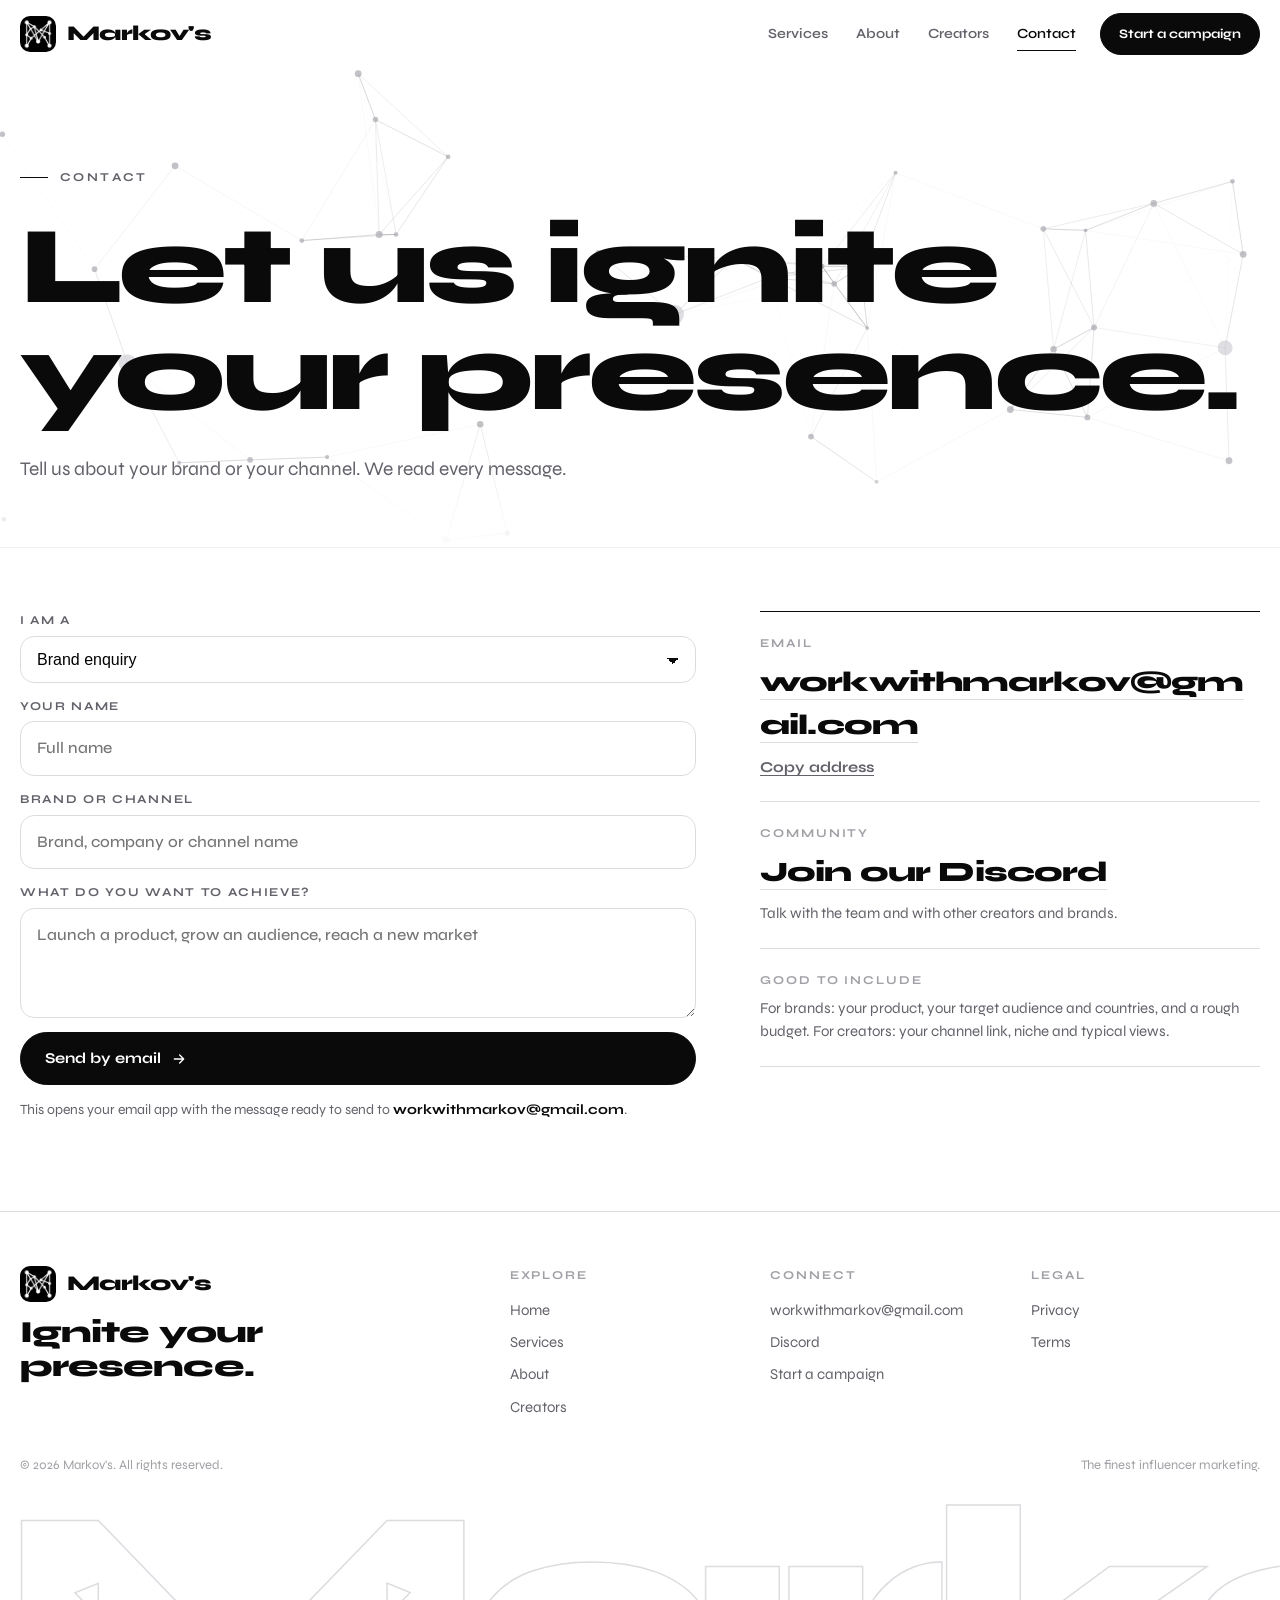
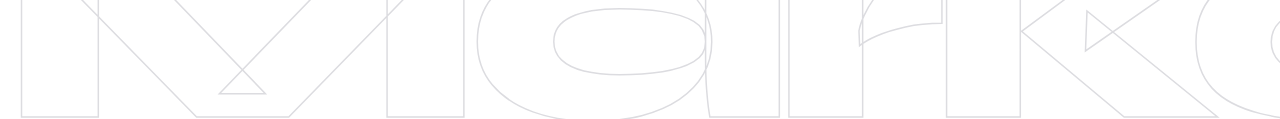
<file: contact.html>
<!doctype html>
<html lang="en">
<head>
<meta charset="utf-8">
<meta name="viewport" content="width=device-width,initial-scale=1,viewport-fit=cover">
<title>Contact | Markov's</title>
<meta name="description" content="Start a campaign or apply as a creator. Email Markov's at workwithmarkov@gmail.com or join our Discord.">
<link rel="canonical" href="https://markovs.example/contact.html">
<meta name="theme-color" content="#ffffff">
<meta property="og:type" content="website">
<meta property="og:site_name" content="Markov's">
<meta property="og:title" content="Contact | Markov's">
<meta property="og:description" content="Start a campaign or apply as a creator. Email Markov's at workwithmarkov@gmail.com or join our Discord.">
<meta property="og:url" content="https://markovs.example/contact.html">
<meta property="og:image" content="https://markovs.example/img/og-image.png">
<meta name="twitter:card" content="summary_large_image">
<meta name="twitter:title" content="Contact | Markov's">
<meta name="twitter:description" content="Start a campaign or apply as a creator. Email Markov's at workwithmarkov@gmail.com or join our Discord.">
<meta name="twitter:image" content="https://markovs.example/img/og-image.png">
<link rel="icon" href="favicon.ico" sizes="any">
<link rel="icon" type="image/png" href="img/favicon.png">
<link rel="apple-touch-icon" href="img/apple-touch-icon.png">
<link rel="manifest" href="site.webmanifest">
<link rel="preconnect" href="https://fonts.googleapis.com">
<link rel="preconnect" href="https://fonts.gstatic.com" crossorigin>
<link rel="stylesheet" href="https://fonts.googleapis.com/css2?family=Syne:wght@400;500;600;700;800&display=swap">
<link rel="stylesheet" href="css/style.css">
</head>
<body>
<a class="skip" href="#main">Skip to content</a>
<div class="cur" id="cur" aria-hidden="true"></div>
<header class="nav" id="nav">
  <div class="wrap">
    <a class="logo" href="index.html" aria-label="Markov's home"><img src="img/logo.webp" alt="" width="36" height="36"><span>Markov's</span></a>
    <nav class="links" aria-label="Primary"><a href="services.html">Services</a><a href="about.html">About</a><a href="creators.html">Creators</a><a href="contact.html" aria-current="page">Contact</a></nav>
    <a class="btn sm mag" href="contact.html"><span>Start a campaign</span></a>
    <button class="menu-btn" id="menuBtn" type="button" aria-expanded="false" aria-controls="mnav" aria-label="Open menu"><i></i></button>
  </div>
</header>
<div class="mnav" id="mnav">
  <a href="index.html">Home</a><a href="services.html">Services</a><a href="about.html">About</a><a href="creators.html">Creators</a><a href="contact.html" aria-current="page">Contact</a>
  <div class="mfoot"><a href="mailto:workwithmarkov@gmail.com">workwithmarkov@gmail.com</a><a href="https://discord.gg/mFfBt4drfa" target="_blank" rel="noopener">Join our Discord</a></div>
</div>
<main id="main">
<section class="phero" aria-label="Contact">
  <canvas id="web" aria-hidden="true"></canvas>
  <div class="wrap"><div class="eyebrow">Contact</div><h1>Let us ignite<br>your presence.</h1><p class="lede">Tell us about your brand or your channel. We read every message.</p></div>
</section>

<section><div class="wrap"><div class="cgrid">
  <form class="form rv d2" id="cform" autocomplete="on">
  <label for="ct">I am a<select id="ct" name="topic"><option data-key="brand">Brand enquiry</option><option data-key="creator">Creator application</option><option data-key="other">General question</option></select></label>
  <label for="cn">Your name<input id="cn" name="name" required placeholder="Full name" autocomplete="name"></label>
  <label for="cb">Brand or channel<input id="cb" name="brand" required placeholder="Brand, company or channel name"></label>
  <label for="cg">What do you want to achieve?<textarea id="cg" name="goal" required placeholder="Launch a product, grow an audience, reach a new market"></textarea></label>
  <button class="btn mag" type="submit"><span>Send by email</span><svg viewBox="0 0 24 24" aria-hidden="true"><path d="M5 12h14M13 6l6 6-6 6"/></svg></button>
  <div class="out" id="cout" role="status" aria-live="polite">This opens your email app with the message ready to send to <b>workwithmarkov@gmail.com</b>.</div>
</form>
  <div class="cinfo rv d1">
    <div><span class="k">Email</span><a class="big-link" href="mailto:workwithmarkov@gmail.com">workwithmarkov@gmail.com</a><p><button type="button" class="linkbtn" data-copy="workwithmarkov@gmail.com">Copy address</button></p></div>
    <div><span class="k">Community</span><a class="big-link" href="https://discord.gg/mFfBt4drfa" target="_blank" rel="noopener">Join our Discord</a><p>Talk with the team and with other creators and brands.</p></div>
    <div><span class="k">Good to include</span><p style="margin-top:0">For brands: your product, your target audience and countries, and a rough budget. For creators: your channel link, niche and typical views.</p></div>
  </div>
</div></div></section>
</main>
<footer>
  <div class="wrap">
    <div class="fcols">
      <div><a class="logo" href="index.html" aria-label="Markov's home"><img src="img/logo.webp" alt="" width="36" height="36"><span>Markov's</span></a><p class="tag">Ignite your presence.</p></div>
      <div><h4>Explore</h4><ul><li><a href="index.html">Home</a></li><li><a href="services.html">Services</a></li><li><a href="about.html">About</a></li><li><a href="creators.html">Creators</a></li></ul></div>
      <div><h4>Connect</h4><ul><li><a href="mailto:workwithmarkov@gmail.com">workwithmarkov@gmail.com</a></li><li><a href="https://discord.gg/mFfBt4drfa" target="_blank" rel="noopener">Discord</a></li><li><a href="contact.html">Start a campaign</a></li></ul></div>
      <div><h4>Legal</h4><ul><li><a href="privacy.html">Privacy</a></li><li><a href="terms.html">Terms</a></li></ul></div>
    </div>
    <div class="fbase"><span>© 2026 Markov's. All rights reserved.</span><span>The finest influencer marketing.</span></div>
  </div>
  <div class="big" aria-hidden="true">Markov's</div>
</footer>
<script src="js/main.js" defer></script>
<script src="js/web.js" defer></script>
<script src="js/contact.js" defer></script>
</body>
</html>
</file>
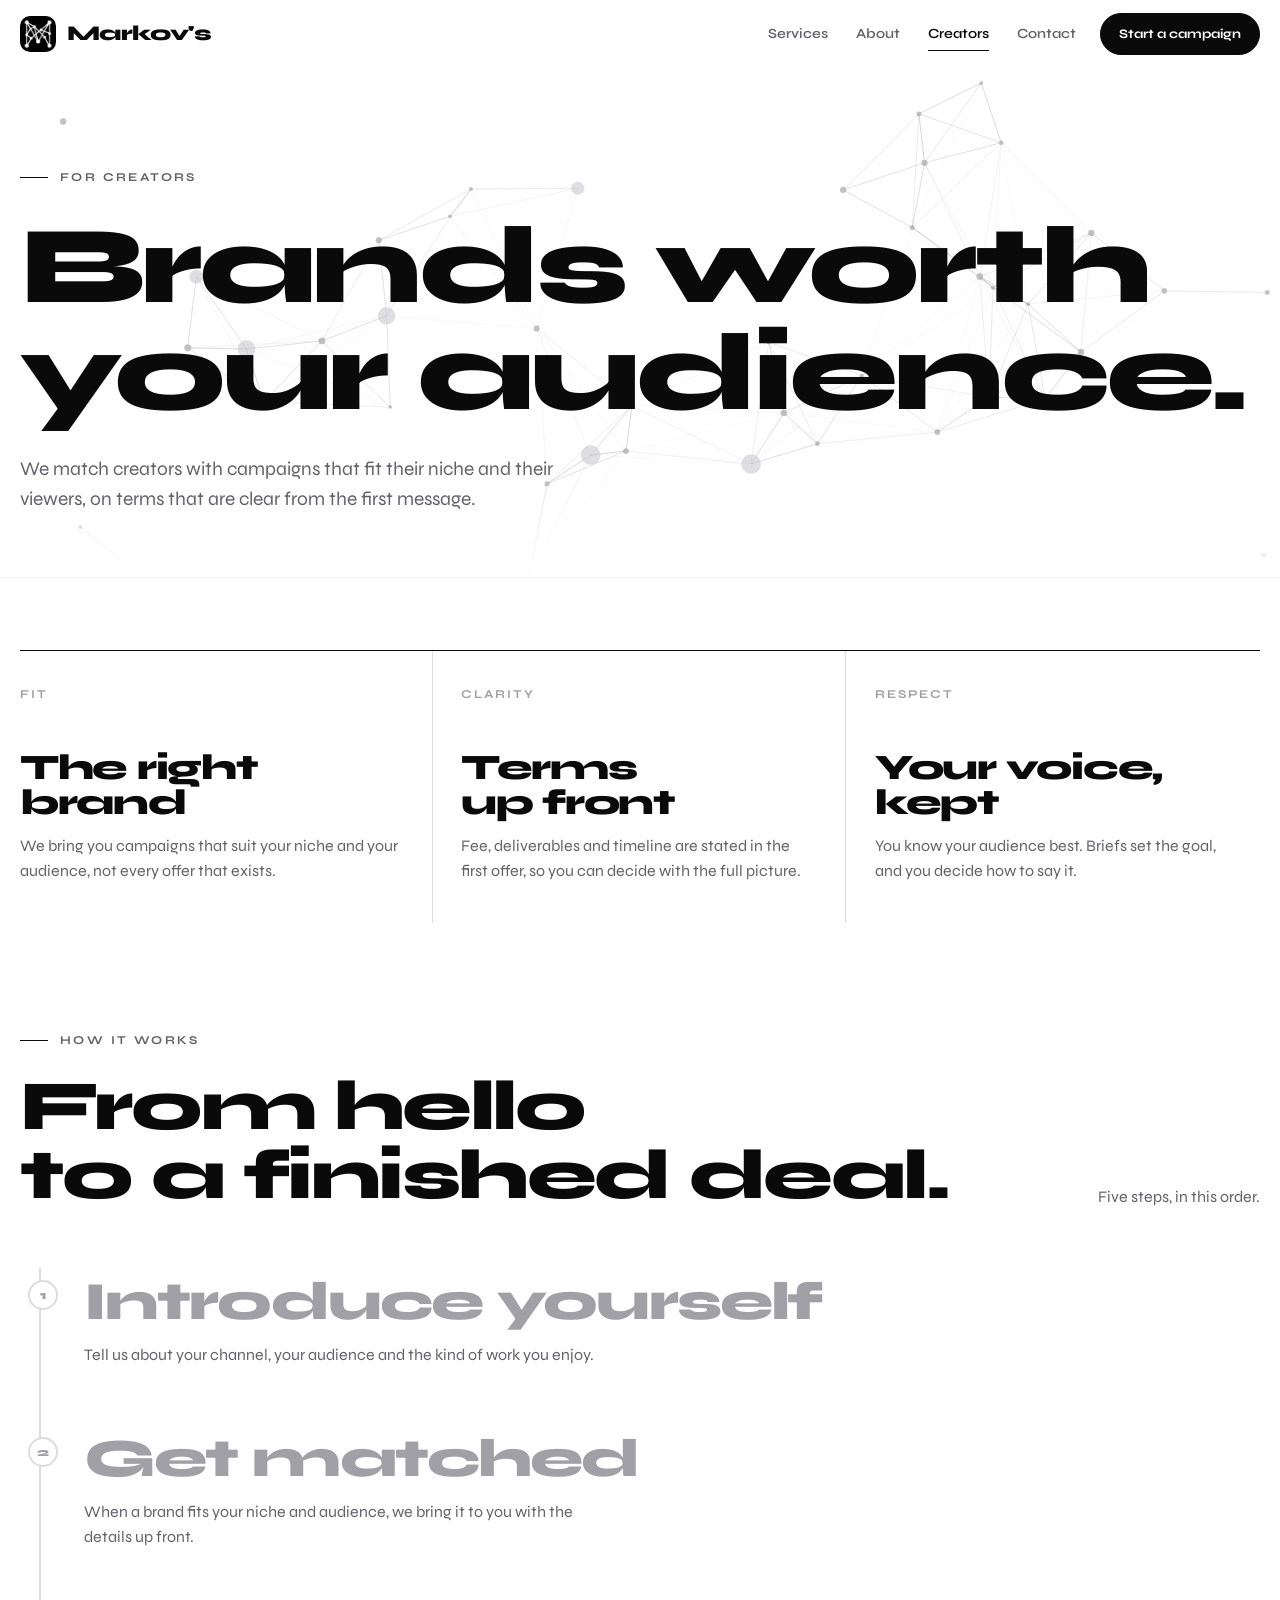
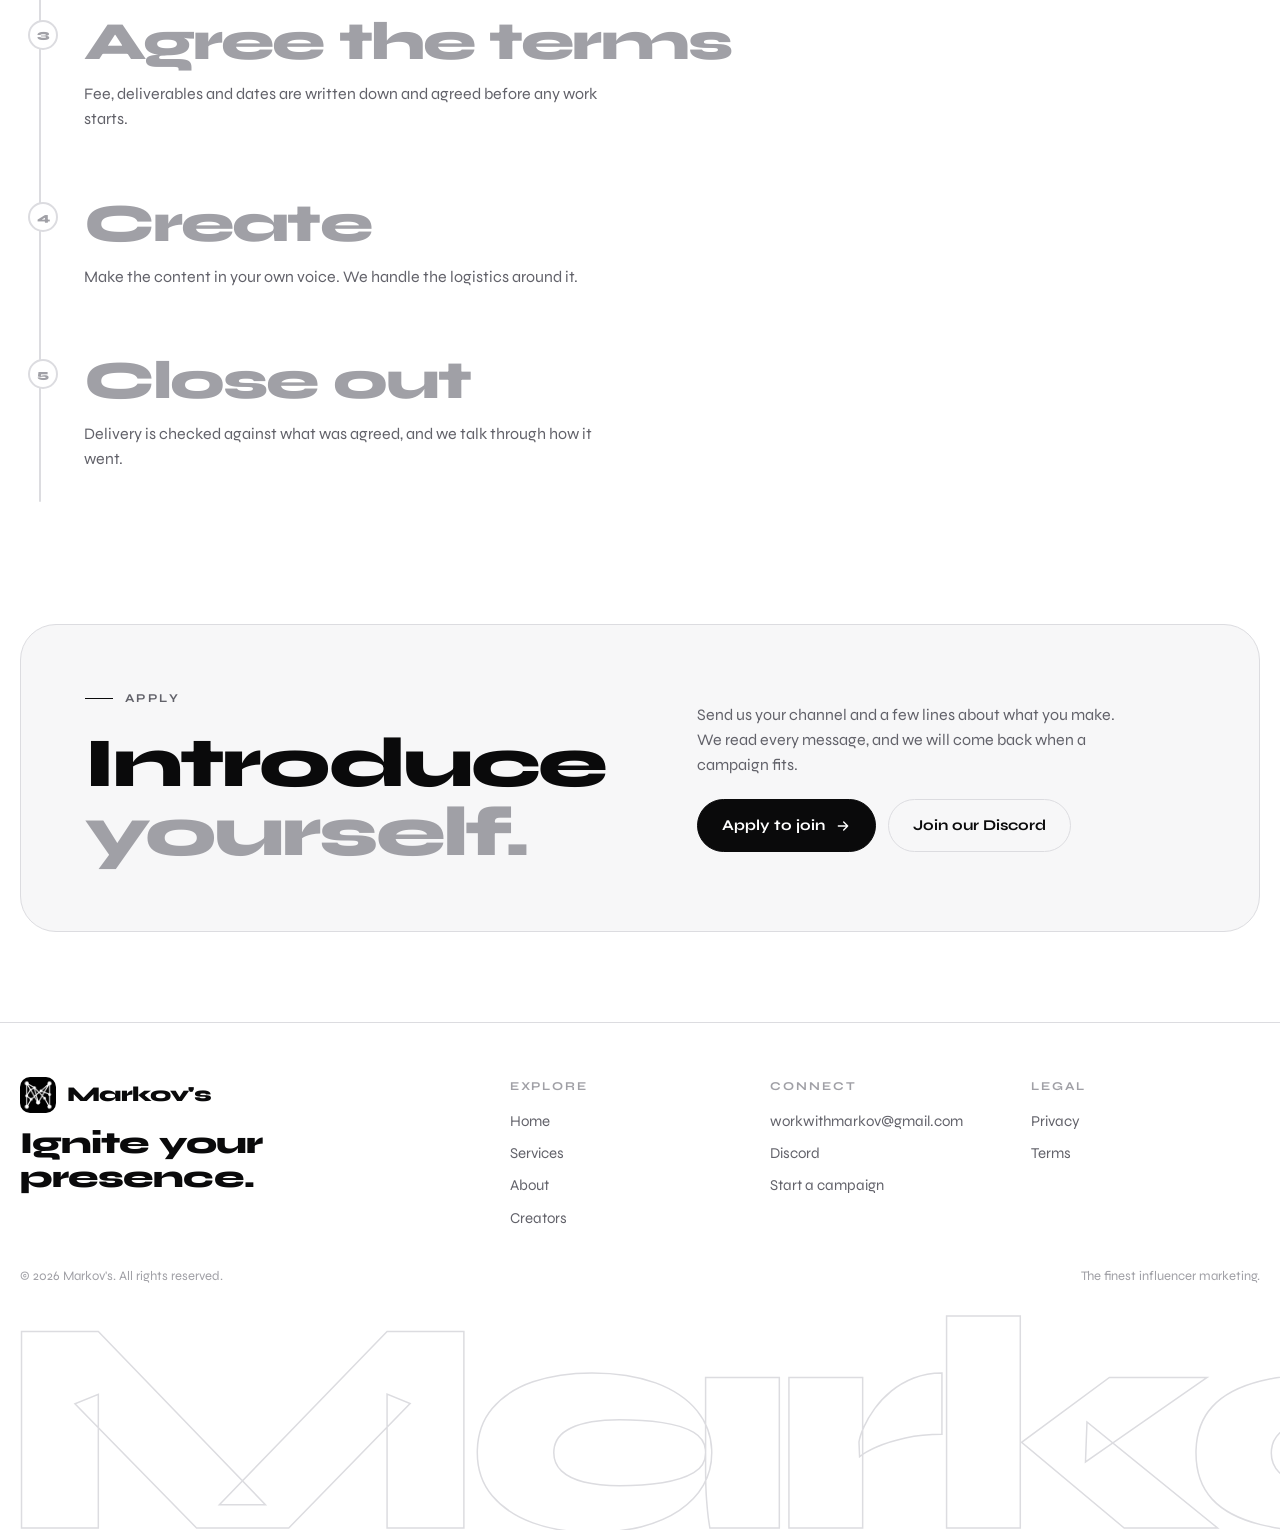
<file: creators.html>
<!doctype html>
<html lang="en">
<head>
<meta charset="utf-8">
<meta name="viewport" content="width=device-width,initial-scale=1,viewport-fit=cover">
<title>For creators | Markov's</title>
<meta name="description" content="Work with brands worth your audience. Markov's matches creators with campaigns on clear terms. Introduce yourself to our team.">
<link rel="canonical" href="https://markovs.example/creators.html">
<meta name="theme-color" content="#ffffff">
<meta property="og:type" content="website">
<meta property="og:site_name" content="Markov's">
<meta property="og:title" content="For creators | Markov's">
<meta property="og:description" content="Work with brands worth your audience. Markov's matches creators with campaigns on clear terms. Introduce yourself to our team.">
<meta property="og:url" content="https://markovs.example/creators.html">
<meta property="og:image" content="https://markovs.example/img/og-image.png">
<meta name="twitter:card" content="summary_large_image">
<meta name="twitter:title" content="For creators | Markov's">
<meta name="twitter:description" content="Work with brands worth your audience. Markov's matches creators with campaigns on clear terms. Introduce yourself to our team.">
<meta name="twitter:image" content="https://markovs.example/img/og-image.png">
<link rel="icon" href="favicon.ico" sizes="any">
<link rel="icon" type="image/png" href="img/favicon.png">
<link rel="apple-touch-icon" href="img/apple-touch-icon.png">
<link rel="manifest" href="site.webmanifest">
<link rel="preconnect" href="https://fonts.googleapis.com">
<link rel="preconnect" href="https://fonts.gstatic.com" crossorigin>
<link rel="stylesheet" href="https://fonts.googleapis.com/css2?family=Syne:wght@400;500;600;700;800&display=swap">
<link rel="stylesheet" href="css/style.css">
</head>
<body>
<a class="skip" href="#main">Skip to content</a>
<div class="cur" id="cur" aria-hidden="true"></div>
<header class="nav" id="nav">
  <div class="wrap">
    <a class="logo" href="index.html" aria-label="Markov's home"><img src="img/logo.webp" alt="" width="36" height="36"><span>Markov's</span></a>
    <nav class="links" aria-label="Primary"><a href="services.html">Services</a><a href="about.html">About</a><a href="creators.html" aria-current="page">Creators</a><a href="contact.html">Contact</a></nav>
    <a class="btn sm mag" href="contact.html"><span>Start a campaign</span></a>
    <button class="menu-btn" id="menuBtn" type="button" aria-expanded="false" aria-controls="mnav" aria-label="Open menu"><i></i></button>
  </div>
</header>
<div class="mnav" id="mnav">
  <a href="index.html">Home</a><a href="services.html">Services</a><a href="about.html">About</a><a href="creators.html" aria-current="page">Creators</a><a href="contact.html">Contact</a>
  <div class="mfoot"><a href="mailto:workwithmarkov@gmail.com">workwithmarkov@gmail.com</a><a href="https://discord.gg/mFfBt4drfa" target="_blank" rel="noopener">Join our Discord</a></div>
</div>
<main id="main">
<section class="phero" aria-label="For creators">
  <canvas id="web" aria-hidden="true"></canvas>
  <div class="wrap"><div class="eyebrow">For creators</div><h1>Brands worth<br>your audience.</h1><p class="lede">We match creators with campaigns that fit their niche and their viewers, on terms that are clear from the first message.</p></div>
</section>

<section class="prin" style="padding-top:clamp(50px,8vh,90px)"><div class="wrap">
  <div class="pgrid">
    <div class="rv"><span class="tag">Fit</span><h3>The right brand</h3><p>We bring you campaigns that suit your niche and your audience, not every offer that exists.</p></div>
    <div class="rv d1"><span class="tag">Clarity</span><h3>Terms up front</h3><p>Fee, deliverables and timeline are stated in the first offer, so you can decide with the full picture.</p></div>
    <div class="rv d2"><span class="tag">Respect</span><h3>Your voice, kept</h3><p>You know your audience best. Briefs set the goal, and you decide how to say it.</p></div>
  </div>
</div></section>
<section class="process" id="process"><div class="wrap">
  <div class="sec-head"><div><div class="eyebrow rv" style="margin-bottom:22px">How it works</div><h2 class="rv d1">From hello<br>to a finished deal.</h2></div><p class="rv d2">Five steps, in this order.</p></div>
  <div class="steps" id="steps"><div class="rail"><i></i></div><div class="step"><span class="dot">1</span><h3>Introduce yourself</h3><p>Tell us about your channel, your audience and the kind of work you enjoy.</p></div><div class="step"><span class="dot">2</span><h3>Get matched</h3><p>When a brand fits your niche and audience, we bring it to you with the details up front.</p></div><div class="step"><span class="dot">3</span><h3>Agree the terms</h3><p>Fee, deliverables and dates are written down and agreed before any work starts.</p></div><div class="step"><span class="dot">4</span><h3>Create</h3><p>Make the content in your own voice. We handle the logistics around it.</p></div><div class="step"><span class="dot">5</span><h3>Close out</h3><p>Delivery is checked against what was agreed, and we talk through how it went.</p></div></div>
</div></section>
<section class="contact"><div class="wrap"><div class="cbox" style="align-items:center">
  <div><div class="eyebrow rv">Apply</div><h2 class="rv d1" style="margin-top:22px">Introduce <em>yourself.</em></h2></div>
  <div class="rv d2"><p style="color:var(--g4);margin:0 0 22px;max-width:420px">Send us your channel and a few lines about what you make. We read every message, and we will come back when a campaign fits.</p>
  <div style="display:flex;gap:12px;flex-wrap:wrap"><a class="btn mag" href="contact.html?topic=creator"><span>Apply to join</span><svg viewBox="0 0 24 24" aria-hidden="true"><path d="M5 12h14M13 6l6 6-6 6"/></svg></a><a class="btn ghost mag" href="https://discord.gg/mFfBt4drfa" target="_blank" rel="noopener"><span>Join our Discord</span></a></div></div>
</div></div></section>
</main>
<footer>
  <div class="wrap">
    <div class="fcols">
      <div><a class="logo" href="index.html" aria-label="Markov's home"><img src="img/logo.webp" alt="" width="36" height="36"><span>Markov's</span></a><p class="tag">Ignite your presence.</p></div>
      <div><h4>Explore</h4><ul><li><a href="index.html">Home</a></li><li><a href="services.html">Services</a></li><li><a href="about.html">About</a></li><li><a href="creators.html">Creators</a></li></ul></div>
      <div><h4>Connect</h4><ul><li><a href="mailto:workwithmarkov@gmail.com">workwithmarkov@gmail.com</a></li><li><a href="https://discord.gg/mFfBt4drfa" target="_blank" rel="noopener">Discord</a></li><li><a href="contact.html">Start a campaign</a></li></ul></div>
      <div><h4>Legal</h4><ul><li><a href="privacy.html">Privacy</a></li><li><a href="terms.html">Terms</a></li></ul></div>
    </div>
    <div class="fbase"><span>© 2026 Markov's. All rights reserved.</span><span>The finest influencer marketing.</span></div>
  </div>
  <div class="big" aria-hidden="true">Markov's</div>
</footer>
<script src="js/main.js" defer></script>
<script src="js/web.js" defer></script>
</body>
</html>
</file>
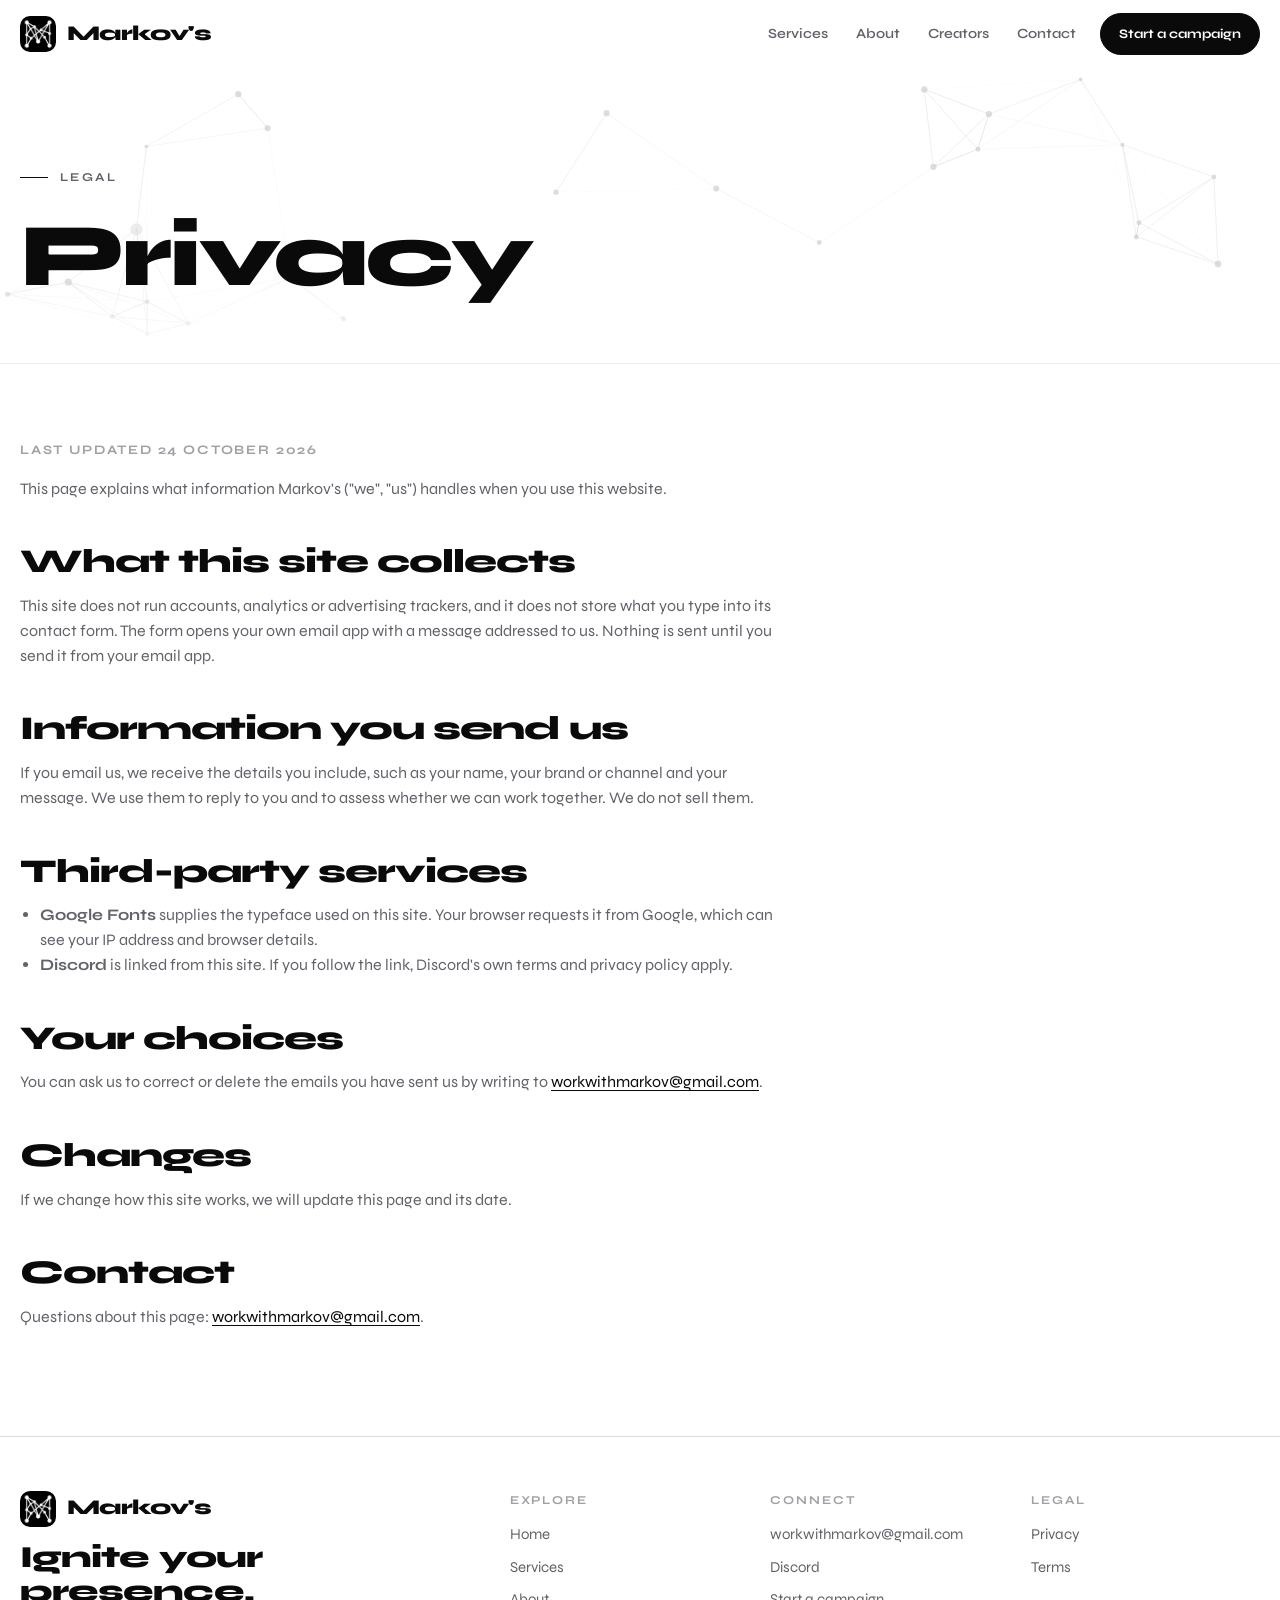
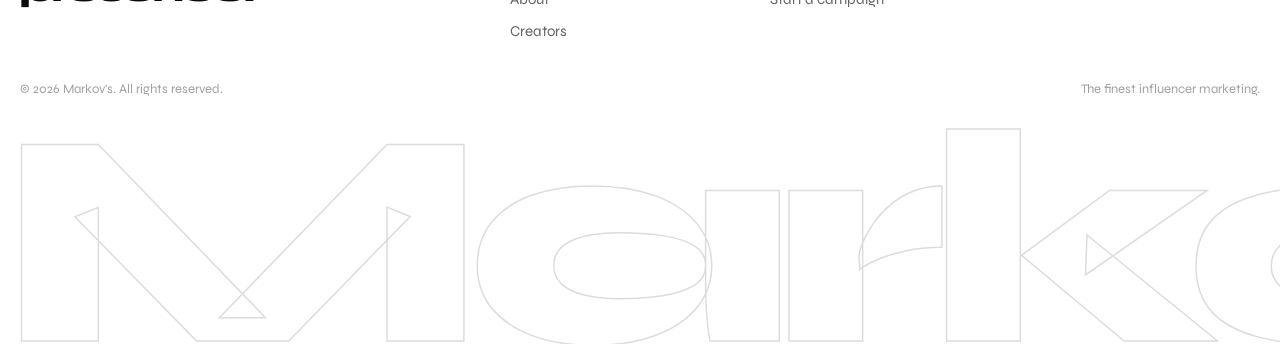
<file: privacy.html>
<!doctype html>
<html lang="en">
<head>
<meta charset="utf-8">
<meta name="viewport" content="width=device-width,initial-scale=1,viewport-fit=cover">
<title>Privacy | Markov's</title>
<meta name="description" content="How Markov's handles information on this website.">
<link rel="canonical" href="https://markovs.example/privacy.html">
<meta name="theme-color" content="#ffffff">
<meta property="og:type" content="website">
<meta property="og:site_name" content="Markov's">
<meta property="og:title" content="Privacy | Markov's">
<meta property="og:description" content="How Markov's handles information on this website.">
<meta property="og:url" content="https://markovs.example/privacy.html">
<meta property="og:image" content="https://markovs.example/img/og-image.png">
<meta name="twitter:card" content="summary_large_image">
<meta name="twitter:title" content="Privacy | Markov's">
<meta name="twitter:description" content="How Markov's handles information on this website.">
<meta name="twitter:image" content="https://markovs.example/img/og-image.png">
<link rel="icon" href="favicon.ico" sizes="any">
<link rel="icon" type="image/png" href="img/favicon.png">
<link rel="apple-touch-icon" href="img/apple-touch-icon.png">
<link rel="manifest" href="site.webmanifest">
<link rel="preconnect" href="https://fonts.googleapis.com">
<link rel="preconnect" href="https://fonts.gstatic.com" crossorigin>
<link rel="stylesheet" href="https://fonts.googleapis.com/css2?family=Syne:wght@400;500;600;700;800&display=swap">
<link rel="stylesheet" href="css/style.css">
</head>
<body>
<a class="skip" href="#main">Skip to content</a>
<div class="cur" id="cur" aria-hidden="true"></div>
<header class="nav" id="nav">
  <div class="wrap">
    <a class="logo" href="index.html" aria-label="Markov's home"><img src="img/logo.webp" alt="" width="36" height="36"><span>Markov's</span></a>
    <nav class="links" aria-label="Primary"><a href="services.html">Services</a><a href="about.html">About</a><a href="creators.html">Creators</a><a href="contact.html">Contact</a></nav>
    <a class="btn sm mag" href="contact.html"><span>Start a campaign</span></a>
    <button class="menu-btn" id="menuBtn" type="button" aria-expanded="false" aria-controls="mnav" aria-label="Open menu"><i></i></button>
  </div>
</header>
<div class="mnav" id="mnav">
  <a href="index.html">Home</a><a href="services.html">Services</a><a href="about.html">About</a><a href="creators.html">Creators</a><a href="contact.html">Contact</a>
  <div class="mfoot"><a href="mailto:workwithmarkov@gmail.com">workwithmarkov@gmail.com</a><a href="https://discord.gg/mFfBt4drfa" target="_blank" rel="noopener">Join our Discord</a></div>
</div>
<main id="main">
<section class="phero" aria-label="Privacy"><canvas id="web" aria-hidden="true" style="opacity:.5"></canvas><div class="wrap"><div class="eyebrow">Legal</div><h1 style="font-size:clamp(40px,7vw,108px)">Privacy</h1></div></section>
<div class="wrap"><div class="prose"><p class="upd">Last updated 24 October 2026</p>
<p>This page explains what information Markov's ("we", "us") handles when you use this website.</p>
<h2>What this site collects</h2>
<p>This site does not run accounts, analytics or advertising trackers, and it does not store what you type into its contact form. The form opens your own email app with a message addressed to us. Nothing is sent until you send it from your email app.</p>
<h2>Information you send us</h2>
<p>If you email us, we receive the details you include, such as your name, your brand or channel and your message. We use them to reply to you and to assess whether we can work together. We do not sell them.</p>
<h2>Third-party services</h2>
<ul><li><b>Google Fonts</b> supplies the typeface used on this site. Your browser requests it from Google, which can see your IP address and browser details.</li><li><b>Discord</b> is linked from this site. If you follow the link, Discord's own terms and privacy policy apply.</li></ul>
<h2>Your choices</h2>
<p>You can ask us to correct or delete the emails you have sent us by writing to <a href="mailto:workwithmarkov@gmail.com">workwithmarkov@gmail.com</a>.</p>
<h2>Changes</h2>
<p>If we change how this site works, we will update this page and its date.</p>
<h2>Contact</h2>
<p>Questions about this page: <a href="mailto:workwithmarkov@gmail.com">workwithmarkov@gmail.com</a>.</p></div></div>
</main>
<footer>
  <div class="wrap">
    <div class="fcols">
      <div><a class="logo" href="index.html" aria-label="Markov's home"><img src="img/logo.webp" alt="" width="36" height="36"><span>Markov's</span></a><p class="tag">Ignite your presence.</p></div>
      <div><h4>Explore</h4><ul><li><a href="index.html">Home</a></li><li><a href="services.html">Services</a></li><li><a href="about.html">About</a></li><li><a href="creators.html">Creators</a></li></ul></div>
      <div><h4>Connect</h4><ul><li><a href="mailto:workwithmarkov@gmail.com">workwithmarkov@gmail.com</a></li><li><a href="https://discord.gg/mFfBt4drfa" target="_blank" rel="noopener">Discord</a></li><li><a href="contact.html">Start a campaign</a></li></ul></div>
      <div><h4>Legal</h4><ul><li><a href="privacy.html">Privacy</a></li><li><a href="terms.html">Terms</a></li></ul></div>
    </div>
    <div class="fbase"><span>© 2026 Markov's. All rights reserved.</span><span>The finest influencer marketing.</span></div>
  </div>
  <div class="big" aria-hidden="true">Markov's</div>
</footer>
<script src="js/main.js" defer></script>
<script src="js/web.js" defer></script>
</body>
</html>
</file>
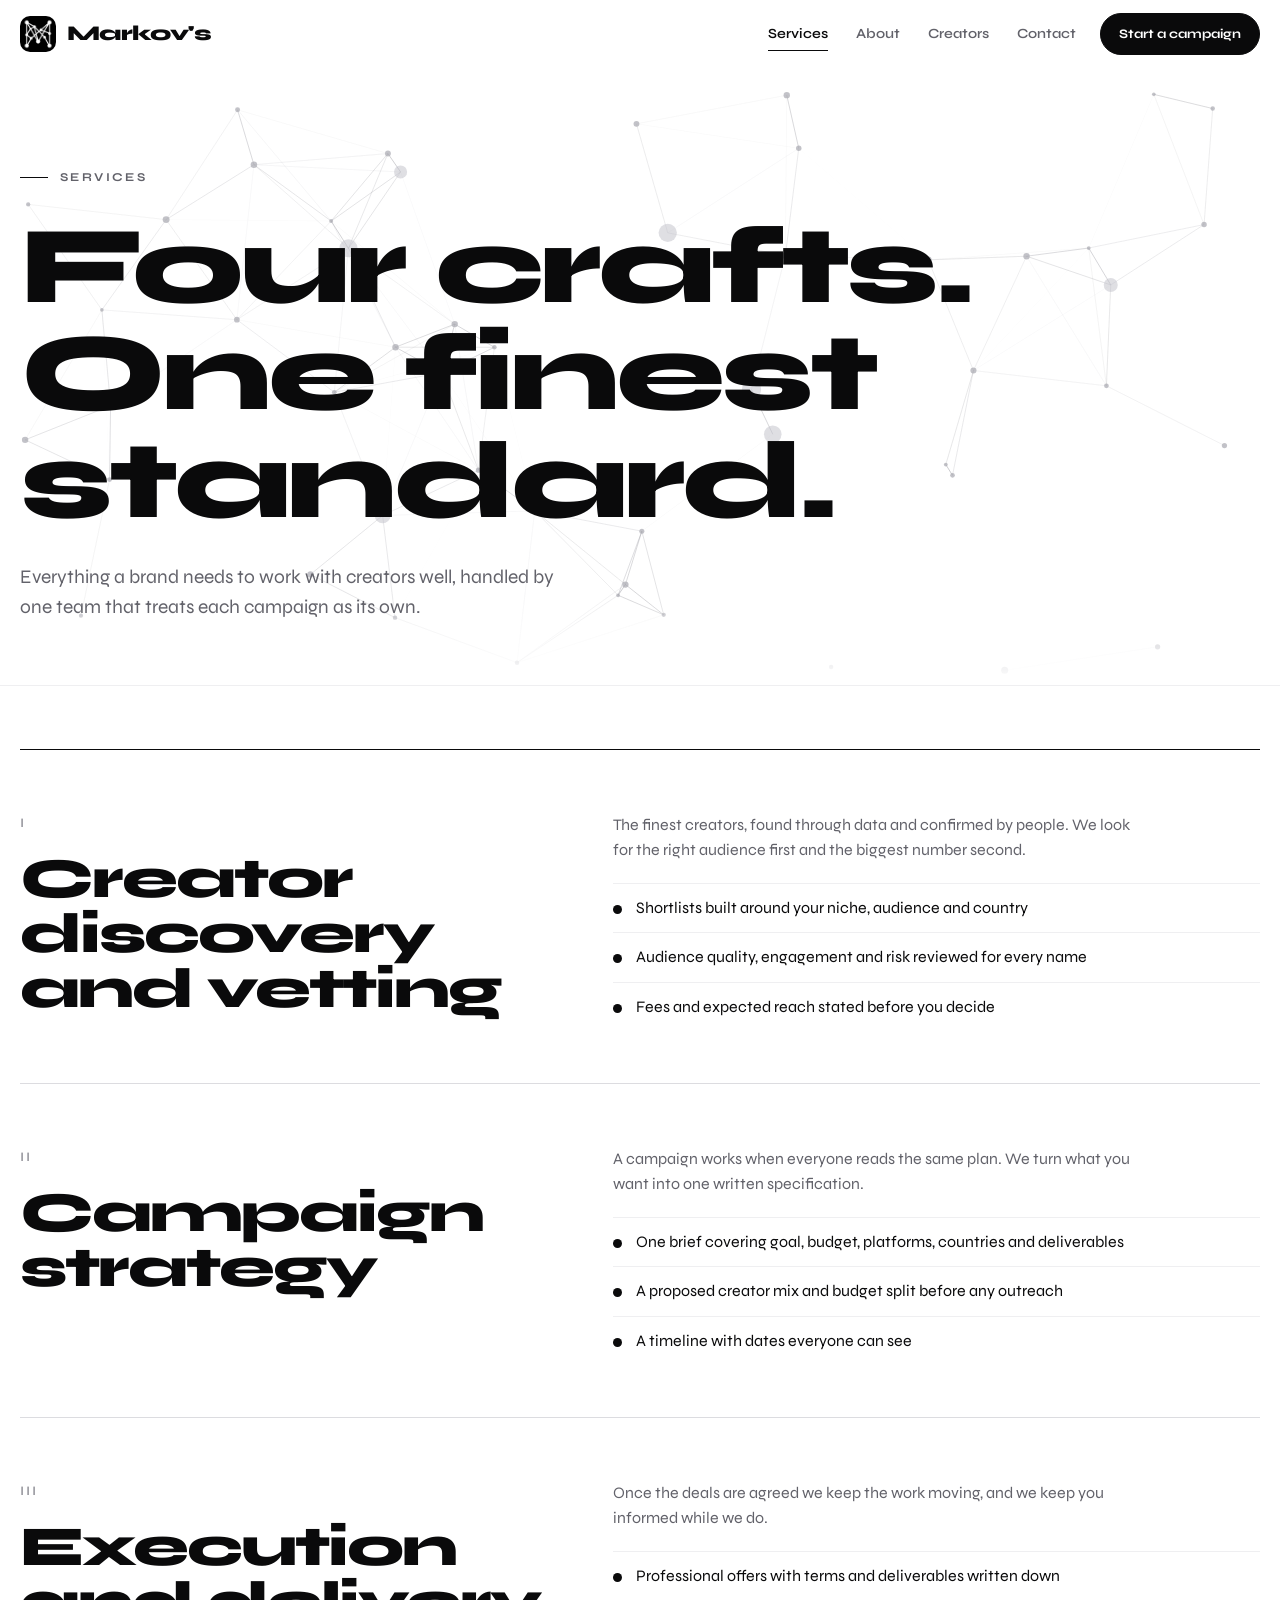
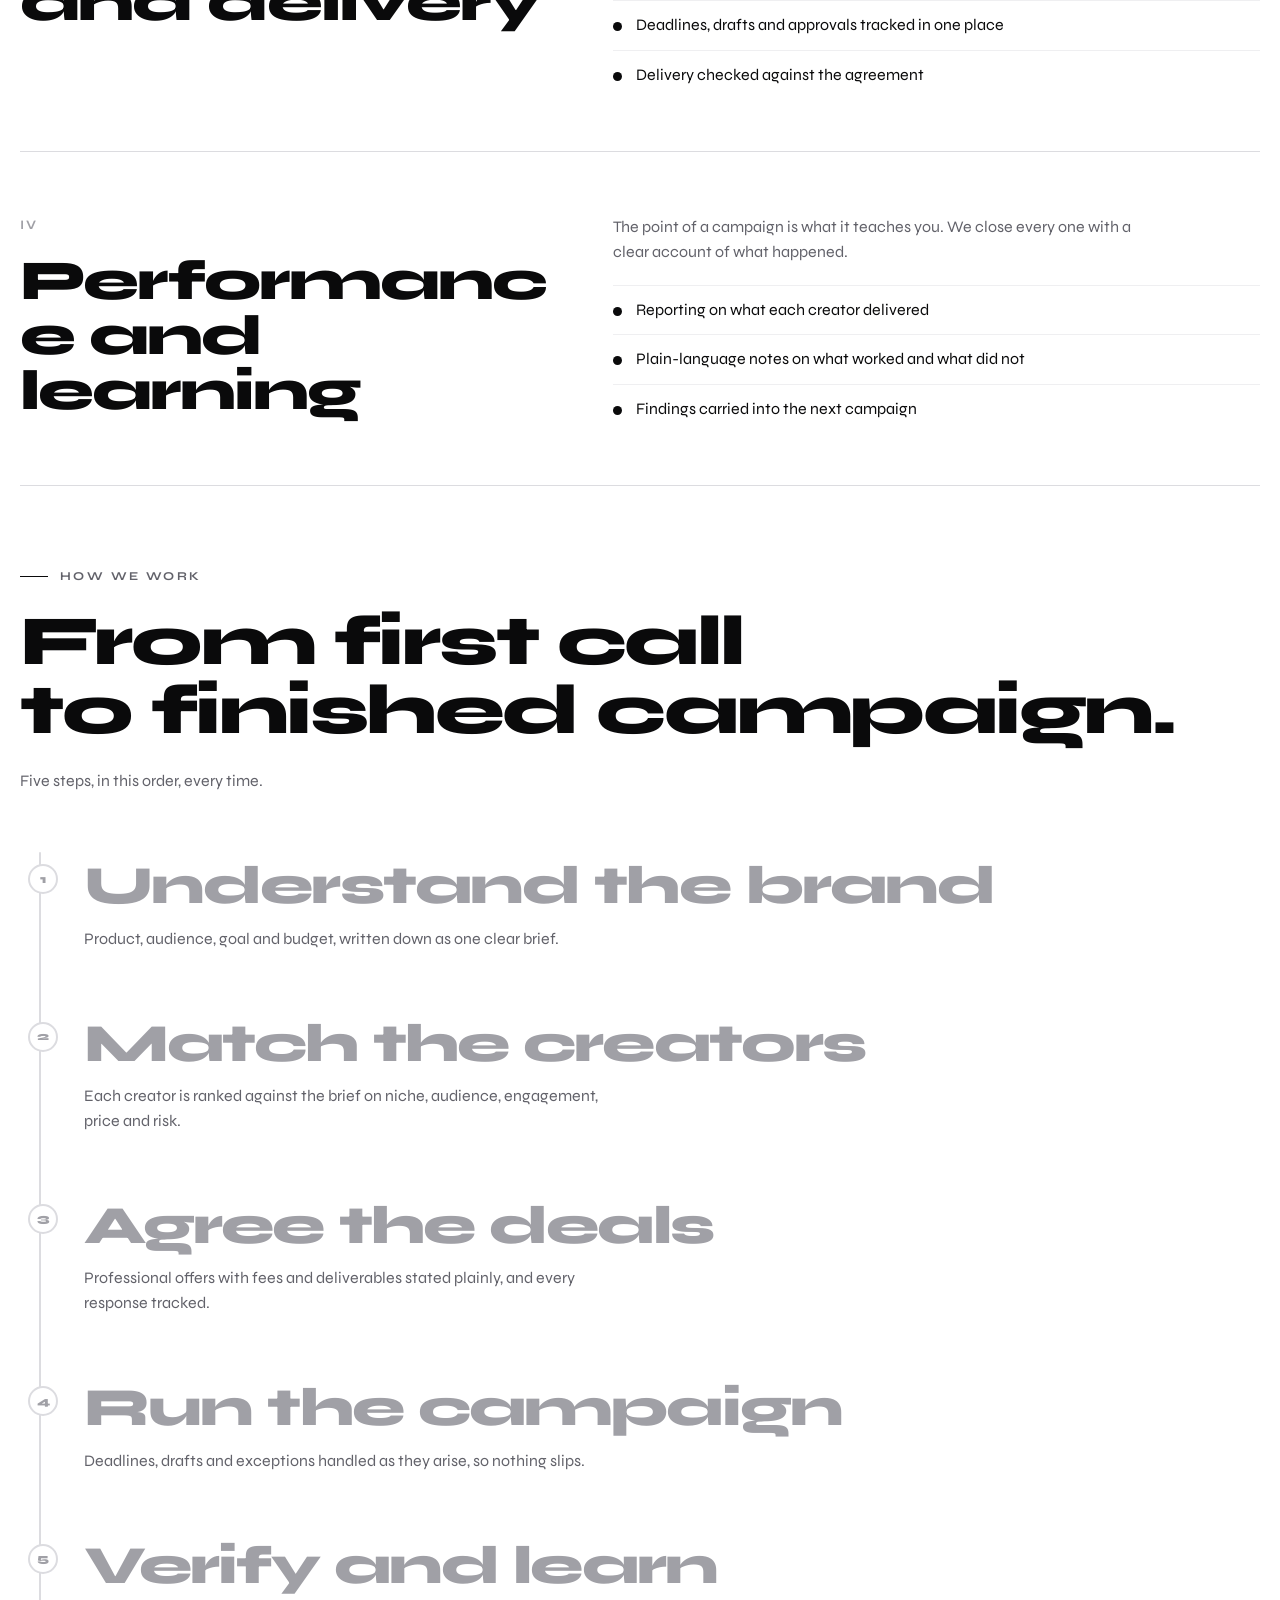
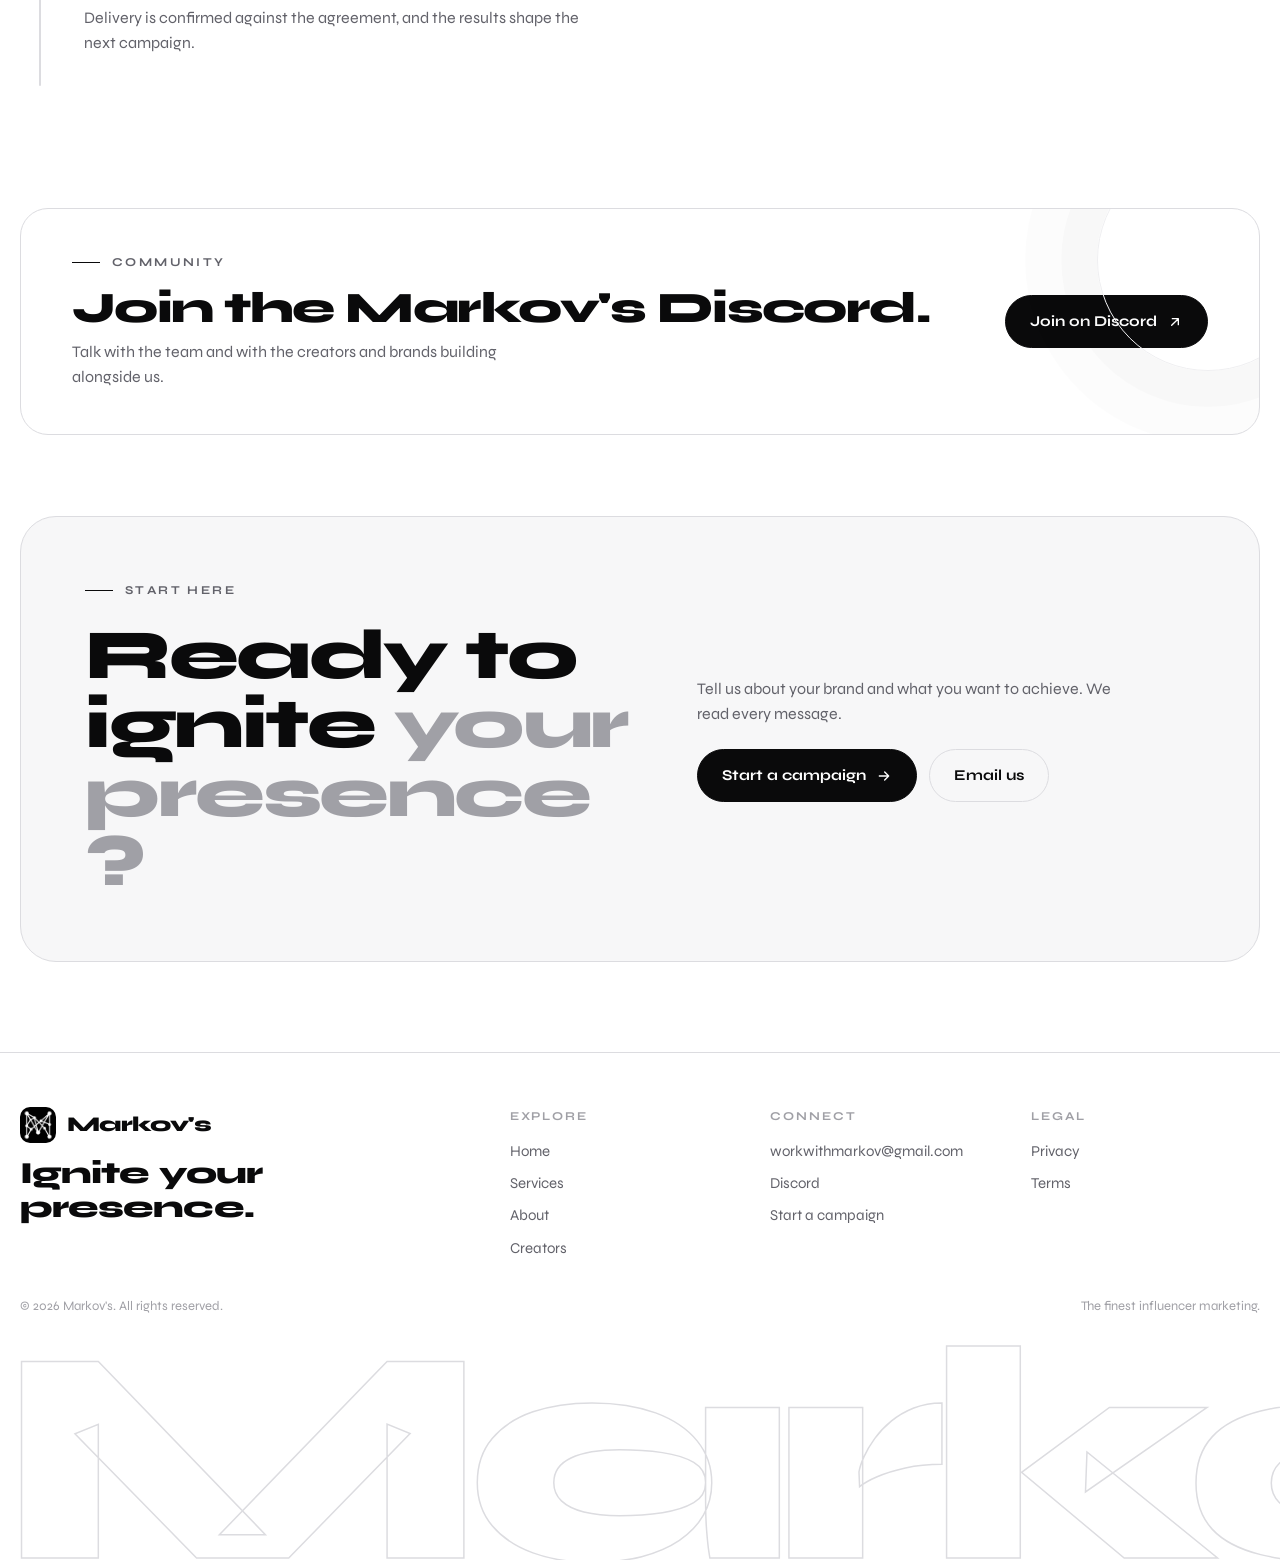
<file: services.html>
<!doctype html>
<html lang="en">
<head>
<meta charset="utf-8">
<meta name="viewport" content="width=device-width,initial-scale=1,viewport-fit=cover">
<title>Services | Markov's</title>
<meta name="description" content="Creator discovery and vetting, campaign strategy, execution and delivery, and performance reporting. The finest influencer marketing services from Markov's.">
<link rel="canonical" href="https://markovs.example/services.html">
<meta name="theme-color" content="#ffffff">
<meta property="og:type" content="website">
<meta property="og:site_name" content="Markov's">
<meta property="og:title" content="Services | Markov's">
<meta property="og:description" content="Creator discovery and vetting, campaign strategy, execution and delivery, and performance reporting. The finest influencer marketing services from Markov's.">
<meta property="og:url" content="https://markovs.example/services.html">
<meta property="og:image" content="https://markovs.example/img/og-image.png">
<meta name="twitter:card" content="summary_large_image">
<meta name="twitter:title" content="Services | Markov's">
<meta name="twitter:description" content="Creator discovery and vetting, campaign strategy, execution and delivery, and performance reporting. The finest influencer marketing services from Markov's.">
<meta name="twitter:image" content="https://markovs.example/img/og-image.png">
<link rel="icon" href="favicon.ico" sizes="any">
<link rel="icon" type="image/png" href="img/favicon.png">
<link rel="apple-touch-icon" href="img/apple-touch-icon.png">
<link rel="manifest" href="site.webmanifest">
<link rel="preconnect" href="https://fonts.googleapis.com">
<link rel="preconnect" href="https://fonts.gstatic.com" crossorigin>
<link rel="stylesheet" href="https://fonts.googleapis.com/css2?family=Syne:wght@400;500;600;700;800&display=swap">
<link rel="stylesheet" href="css/style.css">
</head>
<body>
<a class="skip" href="#main">Skip to content</a>
<div class="cur" id="cur" aria-hidden="true"></div>
<header class="nav" id="nav">
  <div class="wrap">
    <a class="logo" href="index.html" aria-label="Markov's home"><img src="img/logo.webp" alt="" width="36" height="36"><span>Markov's</span></a>
    <nav class="links" aria-label="Primary"><a href="services.html" aria-current="page">Services</a><a href="about.html">About</a><a href="creators.html">Creators</a><a href="contact.html">Contact</a></nav>
    <a class="btn sm mag" href="contact.html"><span>Start a campaign</span></a>
    <button class="menu-btn" id="menuBtn" type="button" aria-expanded="false" aria-controls="mnav" aria-label="Open menu"><i></i></button>
  </div>
</header>
<div class="mnav" id="mnav">
  <a href="index.html">Home</a><a href="services.html" aria-current="page">Services</a><a href="about.html">About</a><a href="creators.html">Creators</a><a href="contact.html">Contact</a>
  <div class="mfoot"><a href="mailto:workwithmarkov@gmail.com">workwithmarkov@gmail.com</a><a href="https://discord.gg/mFfBt4drfa" target="_blank" rel="noopener">Join our Discord</a></div>
</div>
<main id="main">
<section class="phero" aria-label="Services">
  <canvas id="web" aria-hidden="true"></canvas>
  <div class="wrap"><div class="eyebrow">Services</div><h1>Four crafts.<br>One finest standard.</h1><p class="lede">Everything a brand needs to work with creators well, handled by one team that treats each campaign as its own.</p></div>
</section>

<section style="padding-block:clamp(40px,7vh,80px) clamp(60px,9vh,110px)"><div class="wrap"><article class="sdetail rv"><div><span class="idx">I</span><h2>Creator discovery and vetting</h2></div><div><p>The finest creators, found through data and confirmed by people. We look for the right audience first and the biggest number second.</p><ul class="ticks"><li>Shortlists built around your niche, audience and country</li><li>Audience quality, engagement and risk reviewed for every name</li><li>Fees and expected reach stated before you decide</li></ul></div></article><article class="sdetail rv"><div><span class="idx">II</span><h2>Campaign strategy</h2></div><div><p>A campaign works when everyone reads the same plan. We turn what you want into one written specification.</p><ul class="ticks"><li>One brief covering goal, budget, platforms, countries and deliverables</li><li>A proposed creator mix and budget split before any outreach</li><li>A timeline with dates everyone can see</li></ul></div></article><article class="sdetail rv"><div><span class="idx">III</span><h2>Execution and delivery</h2></div><div><p>Once the deals are agreed we keep the work moving, and we keep you informed while we do.</p><ul class="ticks"><li>Professional offers with terms and deliverables written down</li><li>Deadlines, drafts and approvals tracked in one place</li><li>Delivery checked against the agreement</li></ul></div></article><article class="sdetail rv"><div><span class="idx">IV</span><h2>Performance and learning</h2></div><div><p>The point of a campaign is what it teaches you. We close every one with a clear account of what happened.</p><ul class="ticks"><li>Reporting on what each creator delivered</li><li>Plain-language notes on what worked and what did not</li><li>Findings carried into the next campaign</li></ul></div></article></div></section>
<section class="process" id="process"><div class="wrap">
  <div class="sec-head"><div><div class="eyebrow rv" style="margin-bottom:22px">How we work</div><h2 class="rv d1">From first call<br>to finished campaign.</h2></div><p class="rv d2">Five steps, in this order, every time.</p></div>
  <div class="steps" id="steps"><div class="rail"><i></i></div><div class="step"><span class="dot">1</span><h3>Understand the brand</h3><p>Product, audience, goal and budget, written down as one clear brief.</p></div><div class="step"><span class="dot">2</span><h3>Match the creators</h3><p>Each creator is ranked against the brief on niche, audience, engagement, price and risk.</p></div><div class="step"><span class="dot">3</span><h3>Agree the deals</h3><p>Professional offers with fees and deliverables stated plainly, and every response tracked.</p></div><div class="step"><span class="dot">4</span><h3>Run the campaign</h3><p>Deadlines, drafts and exceptions handled as they arise, so nothing slips.</p></div><div class="step"><span class="dot">5</span><h3>Verify and learn</h3><p>Delivery is confirmed against the agreement, and the results shape the next campaign.</p></div></div>
</div></section>
<section class="discord" aria-label="Community">
  <div class="wrap">
    <div class="dband">
      <div><div class="eyebrow rv">Community</div><h3 class="rv d1" style="margin-top:16px">Join the Markov's Discord.</h3><p class="rv d2">Talk with the team and with the creators and brands building alongside us.</p></div>
      <a class="btn mag" href="https://discord.gg/mFfBt4drfa" target="_blank" rel="noopener"><span>Join on Discord</span><svg viewBox="0 0 24 24" aria-hidden="true"><path d="M7 17L17 7M8 7h9v9"/></svg></a>
    </div>
  </div>
</section>
<section class="contact" aria-label="Start a campaign">
  <div class="wrap">
    <div class="cbox" style="align-items:center">
      <div><div class="eyebrow rv">Start here</div><h2 class="rv d1" style="margin-top:22px">Ready to ignite <em>your presence?</em></h2></div>
      <div class="rv d2"><p style="color:var(--g4);margin:0 0 22px;max-width:420px">Tell us about your brand and what you want to achieve. We read every message.</p>
        <div style="display:flex;gap:12px;flex-wrap:wrap"><a class="btn mag" href="contact.html"><span>Start a campaign</span><svg viewBox="0 0 24 24" aria-hidden="true"><path d="M5 12h14M13 6l6 6-6 6"/></svg></a><a class="btn ghost mag" href="mailto:workwithmarkov@gmail.com"><span>Email us</span></a></div></div>
    </div>
  </div>
</section>
</main>
<footer>
  <div class="wrap">
    <div class="fcols">
      <div><a class="logo" href="index.html" aria-label="Markov's home"><img src="img/logo.webp" alt="" width="36" height="36"><span>Markov's</span></a><p class="tag">Ignite your presence.</p></div>
      <div><h4>Explore</h4><ul><li><a href="index.html">Home</a></li><li><a href="services.html">Services</a></li><li><a href="about.html">About</a></li><li><a href="creators.html">Creators</a></li></ul></div>
      <div><h4>Connect</h4><ul><li><a href="mailto:workwithmarkov@gmail.com">workwithmarkov@gmail.com</a></li><li><a href="https://discord.gg/mFfBt4drfa" target="_blank" rel="noopener">Discord</a></li><li><a href="contact.html">Start a campaign</a></li></ul></div>
      <div><h4>Legal</h4><ul><li><a href="privacy.html">Privacy</a></li><li><a href="terms.html">Terms</a></li></ul></div>
    </div>
    <div class="fbase"><span>© 2026 Markov's. All rights reserved.</span><span>The finest influencer marketing.</span></div>
  </div>
  <div class="big" aria-hidden="true">Markov's</div>
</footer>
<script src="js/main.js" defer></script>
<script src="js/web.js" defer></script>
</body>
</html>
</file>
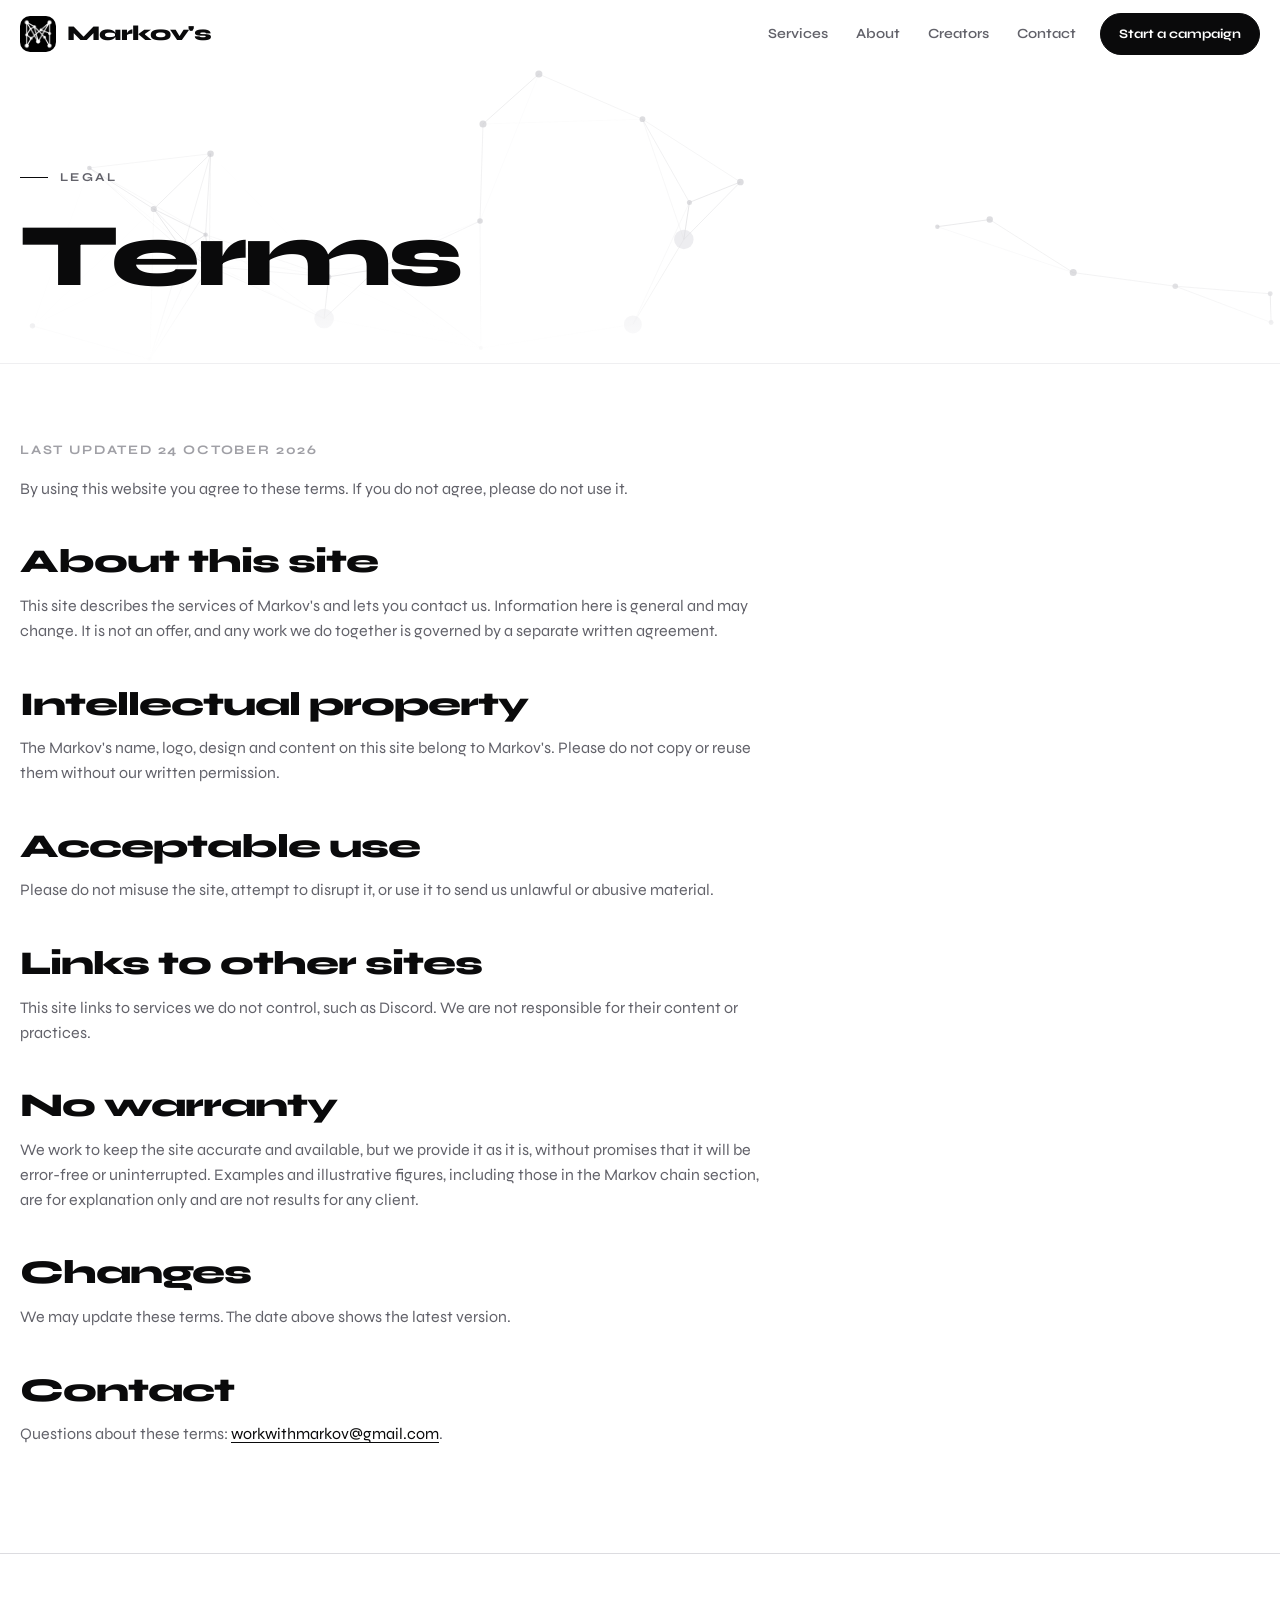
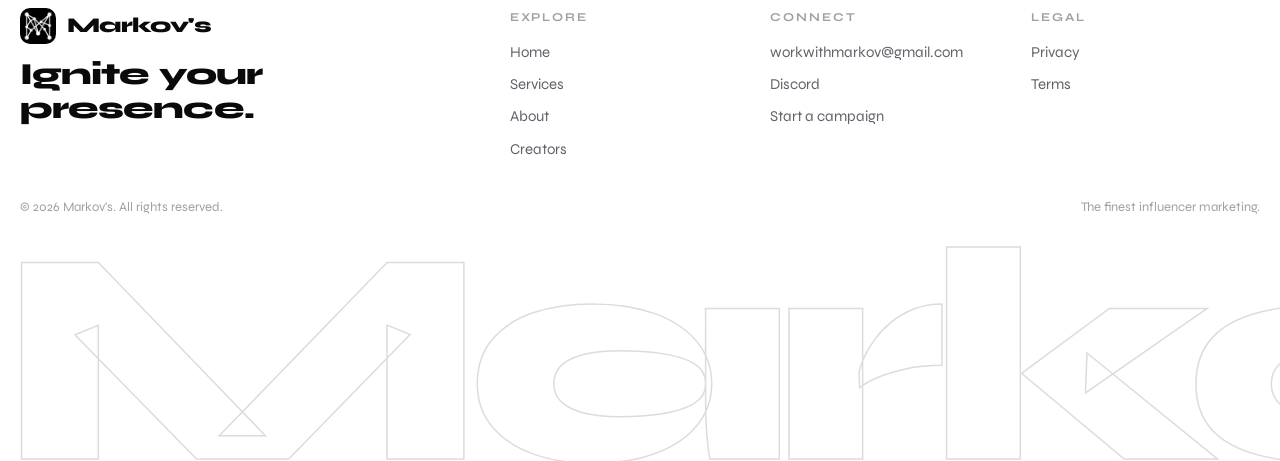
<file: terms.html>
<!doctype html>
<html lang="en">
<head>
<meta charset="utf-8">
<meta name="viewport" content="width=device-width,initial-scale=1,viewport-fit=cover">
<title>Terms | Markov's</title>
<meta name="description" content="Terms of use for the Markov's website.">
<link rel="canonical" href="https://markovs.example/terms.html">
<meta name="theme-color" content="#ffffff">
<meta property="og:type" content="website">
<meta property="og:site_name" content="Markov's">
<meta property="og:title" content="Terms | Markov's">
<meta property="og:description" content="Terms of use for the Markov's website.">
<meta property="og:url" content="https://markovs.example/terms.html">
<meta property="og:image" content="https://markovs.example/img/og-image.png">
<meta name="twitter:card" content="summary_large_image">
<meta name="twitter:title" content="Terms | Markov's">
<meta name="twitter:description" content="Terms of use for the Markov's website.">
<meta name="twitter:image" content="https://markovs.example/img/og-image.png">
<link rel="icon" href="favicon.ico" sizes="any">
<link rel="icon" type="image/png" href="img/favicon.png">
<link rel="apple-touch-icon" href="img/apple-touch-icon.png">
<link rel="manifest" href="site.webmanifest">
<link rel="preconnect" href="https://fonts.googleapis.com">
<link rel="preconnect" href="https://fonts.gstatic.com" crossorigin>
<link rel="stylesheet" href="https://fonts.googleapis.com/css2?family=Syne:wght@400;500;600;700;800&display=swap">
<link rel="stylesheet" href="css/style.css">
</head>
<body>
<a class="skip" href="#main">Skip to content</a>
<div class="cur" id="cur" aria-hidden="true"></div>
<header class="nav" id="nav">
  <div class="wrap">
    <a class="logo" href="index.html" aria-label="Markov's home"><img src="img/logo.webp" alt="" width="36" height="36"><span>Markov's</span></a>
    <nav class="links" aria-label="Primary"><a href="services.html">Services</a><a href="about.html">About</a><a href="creators.html">Creators</a><a href="contact.html">Contact</a></nav>
    <a class="btn sm mag" href="contact.html"><span>Start a campaign</span></a>
    <button class="menu-btn" id="menuBtn" type="button" aria-expanded="false" aria-controls="mnav" aria-label="Open menu"><i></i></button>
  </div>
</header>
<div class="mnav" id="mnav">
  <a href="index.html">Home</a><a href="services.html">Services</a><a href="about.html">About</a><a href="creators.html">Creators</a><a href="contact.html">Contact</a>
  <div class="mfoot"><a href="mailto:workwithmarkov@gmail.com">workwithmarkov@gmail.com</a><a href="https://discord.gg/mFfBt4drfa" target="_blank" rel="noopener">Join our Discord</a></div>
</div>
<main id="main">
<section class="phero" aria-label="Terms"><canvas id="web" aria-hidden="true" style="opacity:.5"></canvas><div class="wrap"><div class="eyebrow">Legal</div><h1 style="font-size:clamp(40px,7vw,108px)">Terms</h1></div></section>
<div class="wrap"><div class="prose"><p class="upd">Last updated 24 October 2026</p>
<p>By using this website you agree to these terms. If you do not agree, please do not use it.</p>
<h2>About this site</h2>
<p>This site describes the services of Markov's and lets you contact us. Information here is general and may change. It is not an offer, and any work we do together is governed by a separate written agreement.</p>
<h2>Intellectual property</h2>
<p>The Markov's name, logo, design and content on this site belong to Markov's. Please do not copy or reuse them without our written permission.</p>
<h2>Acceptable use</h2>
<p>Please do not misuse the site, attempt to disrupt it, or use it to send us unlawful or abusive material.</p>
<h2>Links to other sites</h2>
<p>This site links to services we do not control, such as Discord. We are not responsible for their content or practices.</p>
<h2>No warranty</h2>
<p>We work to keep the site accurate and available, but we provide it as it is, without promises that it will be error-free or uninterrupted. Examples and illustrative figures, including those in the Markov chain section, are for explanation only and are not results for any client.</p>
<h2>Changes</h2>
<p>We may update these terms. The date above shows the latest version.</p>
<h2>Contact</h2>
<p>Questions about these terms: <a href="mailto:workwithmarkov@gmail.com">workwithmarkov@gmail.com</a>.</p></div></div>
</main>
<footer>
  <div class="wrap">
    <div class="fcols">
      <div><a class="logo" href="index.html" aria-label="Markov's home"><img src="img/logo.webp" alt="" width="36" height="36"><span>Markov's</span></a><p class="tag">Ignite your presence.</p></div>
      <div><h4>Explore</h4><ul><li><a href="index.html">Home</a></li><li><a href="services.html">Services</a></li><li><a href="about.html">About</a></li><li><a href="creators.html">Creators</a></li></ul></div>
      <div><h4>Connect</h4><ul><li><a href="mailto:workwithmarkov@gmail.com">workwithmarkov@gmail.com</a></li><li><a href="https://discord.gg/mFfBt4drfa" target="_blank" rel="noopener">Discord</a></li><li><a href="contact.html">Start a campaign</a></li></ul></div>
      <div><h4>Legal</h4><ul><li><a href="privacy.html">Privacy</a></li><li><a href="terms.html">Terms</a></li></ul></div>
    </div>
    <div class="fbase"><span>© 2026 Markov's. All rights reserved.</span><span>The finest influencer marketing.</span></div>
  </div>
  <div class="big" aria-hidden="true">Markov's</div>
</footer>
<script src="js/main.js" defer></script>
<script src="js/web.js" defer></script>
</body>
</html>
</file>
<file: css/style.css>
/* Layout: white-dominant editorial site. Full-bleed web canvas hero, scroll-filled statement,
   service rows, one black panel (the Markov chain) as the single bold moment, drawn process line, outlined footer wordmark. */
:root{
  --white:#ffffff; --paper:#f7f7f8; --ink:#0a0a0b;
  --g1:#efeff1; --g2:#dcdce0; --g3:#a0a0a6; --g4:#62626a;
  --font:'Syne',system-ui,-apple-system,'Segoe UI',sans-serif;
  --ease:cubic-bezier(.2,.7,.1,1);
  color-scheme:light;
}
*{box-sizing:border-box}
html{scroll-behavior:smooth}
body{margin:0;background:var(--white);color:var(--ink);font-family:var(--font);font-size:16px;line-height:1.55;overflow-x:hidden;overflow-x:clip;-webkit-font-smoothing:antialiased}
body::before{content:"";position:fixed;inset:0 0 auto;height:env(safe-area-inset-top,0px);z-index:60;background:var(--white)}
a{color:inherit;text-decoration:none}
button,input,textarea{font:inherit;color:inherit}
:focus-visible{outline:2px solid var(--ink);outline-offset:3px}
.wrap{width:100%;max-width:1320px;margin-inline:auto;padding-left:max(20px,env(safe-area-inset-left,0px));padding-right:max(20px,env(safe-area-inset-right,0px))}
.eyebrow{font-size:12px;font-weight:700;letter-spacing:.2em;text-transform:uppercase;color:var(--g4);display:flex;align-items:center;gap:12px}
.eyebrow::before{content:"";width:28px;height:1px;background:var(--ink)}
h1,h2,h3{font-weight:800;letter-spacing:-.035em;line-height:.98;margin:0;text-wrap:balance;overflow-wrap:break-word}
/* nav */
.nav{position:sticky;top:env(safe-area-inset-top,0px);z-index:50;background:rgba(255,255,255,.72);backdrop-filter:blur(18px) saturate(1.4);-webkit-backdrop-filter:blur(18px) saturate(1.4);border-bottom:1px solid transparent;transition:border-color .4s}
.nav.stuck{border-color:var(--g2)}
.nav .wrap{display:flex;align-items:center;gap:24px;height:68px}
.logo{display:flex;align-items:center;gap:11px;font-weight:800;font-size:21px;letter-spacing:-.03em}
.logo img{width:36px;height:36px;border-radius:10px;display:block}
.links{display:flex;gap:28px;margin-left:auto;font-size:14px;font-weight:600;color:var(--g4)}
.links a{position:relative;padding:4px 0;transition:color .3s}
.links a::after{content:"";position:absolute;left:0;right:0;bottom:-2px;height:1px;background:var(--ink);transform:scaleX(0);transform-origin:left;transition:transform .5s var(--ease)}
.links a:hover{color:var(--ink)}.links a:hover::after{transform:scaleX(1)}
.btn{display:inline-flex;align-items:center;gap:10px;padding:14px 24px;border-radius:99px;font-weight:700;font-size:15px;border:1px solid var(--ink);background:var(--ink);color:var(--white);cursor:pointer;position:relative;overflow:hidden;transition:transform .35s var(--ease),background .3s,color .3s;will-change:transform}
.btn span{position:relative;z-index:1}
.btn::before{content:"";position:absolute;inset:0;background:var(--white);transform:translateY(101%);transition:transform .45s var(--ease)}
.btn:hover::before{transform:none}.btn:hover{color:var(--ink)}
.btn.ghost{background:transparent;color:var(--ink);border-color:var(--g2)}
.btn.ghost::before{background:var(--ink)}.btn.ghost:hover{color:var(--white);border-color:var(--ink)}
.btn.sm{padding:10px 18px;font-size:13px}
.btn svg{width:16px;height:16px;position:relative;z-index:1;stroke:currentColor;fill:none;stroke-width:2;stroke-linecap:round;stroke-linejoin:round}
/* hero */
.hero{position:relative;overflow:hidden;padding-block:clamp(64px,14vh,150px) clamp(56px,9vh,100px)}
#web{position:absolute;inset:0;width:100%;height:100%;display:block}
.hero::after{content:"";position:absolute;inset:auto 0 0;height:120px;background:linear-gradient(to bottom,transparent,var(--white));pointer-events:none}
.hero .wrap{position:relative;z-index:2;pointer-events:none}
.hero .wrap>*{pointer-events:auto}
.hero h1{font-size:clamp(50px,10.4vw,156px);margin-top:28px}
.hero h1 .ln{display:block;overflow:hidden;padding-bottom:.08em}
.hero h1 .ln>span{display:block;transform:translateY(105%);animation:up 1.1s var(--ease) forwards}
.hero h1 .ln:nth-child(2)>span{animation-delay:.12s;color:var(--g3)}
@keyframes up{to{transform:none}}
.hero .lede{max-width:520px;font-size:clamp(16px,1.35vw,19px);color:var(--g4);margin:32px 0 32px;animation:fadeUp 1s .5s var(--ease) both}
.hero .cta{display:flex;gap:12px;flex-wrap:wrap;animation:fadeUp 1s .65s var(--ease) both}
@keyframes fadeUp{from{opacity:0;transform:translateY(18px);filter:blur(8px)}}
.hint{position:absolute;right:max(20px,env(safe-area-inset-right,0px));bottom:36px;z-index:2;font-size:12px;letter-spacing:.14em;text-transform:uppercase;color:var(--g3);font-weight:600;display:flex;align-items:center;gap:10px;pointer-events:none}
.hint i{width:7px;height:7px;border-radius:50%;background:var(--ink);animation:ping 2.2s infinite}
@keyframes ping{0%{box-shadow:0 0 0 0 rgba(10,10,11,.35)}80%,100%{box-shadow:0 0 0 12px rgba(10,10,11,0)}}
/* marquee */
.marq{border-block:1px solid var(--g2);overflow:hidden;padding:18px 0;background:var(--white)}
.marq .track{display:flex;width:max-content;animation:slide 38s linear infinite}
.marq:hover .track{animation-play-state:paused}
.marq span{font-size:clamp(22px,3vw,36px);font-weight:700;letter-spacing:-.02em;padding-right:44px;white-space:nowrap;display:flex;align-items:center;gap:44px;color:var(--ink)}
.marq span:nth-child(even){color:transparent;-webkit-text-stroke:1px var(--g3)}
.marq span::after{content:"";width:9px;height:9px;border-radius:50%;background:var(--g2);flex:none}
@keyframes slide{to{transform:translateX(-50%)}}
/* statement */
.statement{padding-block:clamp(90px,16vh,190px)}
.statement p{font-size:clamp(28px,4.8vw,68px);font-weight:700;letter-spacing:-.035em;line-height:1.06;margin:26px 0 0;max-width:19em}
.statement .w{color:#c9c9ce;transition:color .35s}
.statement .w.on{color:var(--ink)}
/* services */
.services{padding-bottom:clamp(80px,12vh,150px)}
.sec-head{display:flex;justify-content:space-between;align-items:flex-end;gap:24px;flex-wrap:wrap;margin-bottom:44px}
.sec-head h2{font-size:clamp(38px,5.5vw,80px)}
.sec-head p{max-width:360px;color:var(--g4);margin:0}
.rows{border-top:1px solid var(--ink)}
.row{display:grid;grid-template-columns:72px minmax(0,1.1fr) minmax(0,1fr) 80px;gap:24px;align-items:center;padding:34px 0;border-bottom:1px solid var(--g2);position:relative;cursor:default;transition:padding .5s var(--ease)}
.row::before{content:"";position:absolute;inset:0 -20px;background:var(--paper);opacity:0;transition:opacity .4s;z-index:-1}
.row:hover::before{opacity:1}
.row .idx{font-size:13px;font-weight:700;color:var(--g3);letter-spacing:.1em}
.row h3{font-size:clamp(26px,3.3vw,48px)}
.row p{margin:0;color:var(--g4);max-width:420px}
.row .ico{width:64px;height:64px;justify-self:end}
.ico line{stroke:var(--g3);stroke-width:1.4;transition:stroke .4s,stroke-dashoffset .8s var(--ease);stroke-dasharray:60;stroke-dashoffset:0}
.ico circle{fill:var(--white);stroke:var(--g3);stroke-width:1.4;transition:fill .4s,stroke .4s,r .4s}
.row:hover .ico line{stroke:var(--ink);animation:draw 1s var(--ease)}
.row:hover .ico circle{stroke:var(--ink)}.row:hover .ico circle.hub{fill:var(--ink)}
@keyframes draw{from{stroke-dashoffset:60}to{stroke-dashoffset:0}}
/* chain panel */
.chain{padding-bottom:clamp(80px,12vh,150px)}
.panel{background:var(--ink);color:var(--white);border-radius:36px;padding:clamp(28px,5vw,72px);position:relative;overflow:hidden}
.panel::before{content:"";position:absolute;inset:0;background:radial-gradient(60% 50% at 80% 0%,rgba(255,255,255,.09),transparent 70%);pointer-events:none}
.panel h2{font-size:clamp(36px,5.2vw,78px);position:relative}
.panel .lead{max-width:560px;color:#b9b9bf;margin:22px 0 0;position:relative}
.panel .eyebrow{color:#a0a0a6;position:relative}.panel .eyebrow::before{background:var(--white)}
.ctrl{display:flex;gap:10px;margin:34px 0 10px;flex-wrap:wrap;align-items:center;position:relative}
.seg{display:inline-flex;border:1px solid #3a3a40;border-radius:99px;padding:4px;gap:2px}
.seg button{all:unset;cursor:pointer;padding:9px 18px;border-radius:99px;font-size:14px;font-weight:700;color:#a0a0a6;transition:all .35s var(--ease)}
.seg button[aria-pressed="true"]{background:var(--white);color:var(--ink)}
.seg button:focus-visible{outline:2px solid var(--white);outline-offset:2px}
.readout{margin-left:auto;text-align:right;font-size:13px;color:#a0a0a6;letter-spacing:.06em;text-transform:uppercase;font-weight:600}
.readout b{display:block;font-size:clamp(34px,4.5vw,60px);letter-spacing:-.04em;color:var(--white);line-height:1;text-transform:none;font-variant-numeric:tabular-nums}
.chainsvg{width:100%;height:auto;display:block;position:relative;margin-top:8px}
.note{font-size:12.5px;color:#85858c;margin:14px 0 0;position:relative}
.cs-edge{stroke:#3d3d44;stroke-width:1.5;fill:none;transition:stroke .3s,stroke-width .3s}
.cs-edge.hot{stroke:var(--white);stroke-width:2.4}
.cs-node circle{fill:var(--ink);stroke:#55555c;stroke-width:1.5;transition:fill .35s,stroke .35s}
.cs-node.hot circle{fill:var(--white);stroke:var(--white)}
.cs-node text{fill:#c9c9ce;font-size:15px;font-weight:700;text-anchor:middle;transition:fill .35s}
.cs-node.hot text{fill:var(--white)}
.cs-p{fill:#a0a0a6;font-size:13px;font-weight:600;text-anchor:middle;font-variant-numeric:tabular-nums}
.cs-token{fill:var(--white);filter:drop-shadow(0 0 10px rgba(255,255,255,.9))}
/* principles */
.prin{padding-bottom:clamp(80px,12vh,150px)}
.pgrid{display:grid;grid-template-columns:repeat(3,minmax(0,1fr));gap:0;border-top:1px solid var(--ink)}
.pgrid>div{padding:34px 28px 40px 0;border-right:1px solid var(--g2);padding-left:28px}
.pgrid>div:first-child{padding-left:0}.pgrid>div:last-child{border-right:0}
.pgrid h3{font-size:clamp(26px,2.8vw,40px);margin-bottom:14px}
.pgrid p{margin:0;color:var(--g4)}
.pgrid .tag{font-size:12px;font-weight:700;letter-spacing:.16em;text-transform:uppercase;color:var(--g3);margin-bottom:46px;display:block}
/* process */
.process{padding-bottom:clamp(80px,12vh,150px)}
.steps{position:relative;margin-top:20px;padding-left:64px}
.steps .rail{position:absolute;left:19px;top:14px;bottom:14px;width:2px;background:var(--g2);border-radius:2px}
.steps .rail i{position:absolute;left:0;top:0;width:100%;height:var(--p,0%);background:var(--ink);border-radius:2px}
.step{position:relative;padding:22px 0 44px}
.step .dot{position:absolute;left:-56px;top:26px;width:30px;height:30px;border-radius:50%;background:var(--white);border:2px solid var(--g2);display:grid;place-items:center;font-size:12px;font-weight:800;color:var(--g3);transition:all .5s var(--ease)}
.step.on .dot{background:var(--ink);border-color:var(--ink);color:var(--white);transform:scale(1.12)}
.step h3{font-size:clamp(30px,4.2vw,62px);color:var(--g3);transition:color .5s}
.step.on h3{color:var(--ink)}
.step p{max-width:520px;color:var(--g4);margin:14px 0 0}
/* contact */
.contact{padding-bottom:clamp(70px,10vh,120px)}
.cbox{border:1px solid var(--g2);border-radius:36px;padding:clamp(28px,5vw,72px);display:grid;grid-template-columns:minmax(0,1.1fr) minmax(0,1fr);gap:clamp(28px,5vw,80px);background:var(--paper)}
.cbox h2{font-size:clamp(38px,5.5vw,84px)}
.cbox h2 em{font-style:normal;color:var(--g3)}
.form{display:grid;gap:14px;align-content:start}
.form label{display:grid;gap:6px;font-size:12px;font-weight:700;letter-spacing:.14em;text-transform:uppercase;color:var(--g4)}
.form input,.form textarea{background:var(--white);border:1px solid var(--g2);border-radius:14px;padding:14px 16px;font-size:16px;letter-spacing:0;text-transform:none;font-weight:500;min-width:0;width:100%;transition:border-color .3s,box-shadow .3s}
.form textarea{min-height:110px;resize:vertical}
.form input:focus,.form textarea:focus{outline:none;border-color:var(--ink);box-shadow:0 0 0 4px rgba(10,10,11,.07)}
.form .out{font-size:14px;color:var(--g4);min-height:22px}
.form .out b{color:var(--ink)}
/* footer */
footer{padding-top:30px;overflow:hidden;position:relative}
.fgrid{display:flex;justify-content:space-between;gap:24px;flex-wrap:wrap;font-size:14px;color:var(--g4);padding-bottom:24px}
.fgrid a:hover{color:var(--ink)}
.big{font-size:clamp(80px,24vw,400px);font-weight:800;letter-spacing:-.06em;line-height:.8;color:transparent;-webkit-text-stroke:1.5px var(--g2);text-align:center;margin:0 0 -.07em;user-select:none;white-space:nowrap;transition:-webkit-text-stroke-color .6s}
footer:hover .big{-webkit-text-stroke-color:var(--g3)}
/* reveal */
.js .rv{filter:blur(9px);transform:translateY(30px);transition:filter 1s var(--ease),transform 1s var(--ease);will-change:transform,filter}
.js .rv.in{filter:none;transform:none}
.js .rv.d1{transition-delay:.08s}.js .rv.d2{transition-delay:.16s}.js .rv.d3{transition-delay:.24s}
.cur{position:fixed;left:0;top:0;width:34px;height:34px;margin:-17px 0 0 -17px;border:1px solid var(--ink);border-radius:50%;pointer-events:none;z-index:70;opacity:0;transition:width .35s var(--ease),height .35s var(--ease),margin .35s var(--ease),background .3s,opacity .3s;mix-blend-mode:difference;border-color:#fff}
.cur.on{opacity:1}.cur.big2{width:70px;height:70px;margin:-35px 0 0 -35px;background:#fff}
@media (hover:none){.cur{display:none}}
@media (max-width:860px){
  .nav .wrap{min-width:0}
  .logo{min-width:0;font-size:18px}
  .logo span{white-space:nowrap}
  .hero{padding-block:clamp(52px,11vh,100px) clamp(48px,8vh,80px)}
  .hero h1{font-size:clamp(40px,11.5vw,94px);letter-spacing:-.055em;margin-top:22px}
  .hero h1 .ln{max-width:100%;overflow:visible}
  .hero h1 .ln>span{max-width:100%;white-space:normal}
  .hero .lede{font-size:16px;margin:26px 0 28px}
  .hero .cta{gap:10px}
  .hero .cta .btn{width:100%;justify-content:center}
  .links{display:none}.nav .btn{margin-left:auto}
  .row{grid-template-columns:44px minmax(0,1fr);gap:8px 14px}.row p{grid-column:2}.row .ico{display:none}
  .pgrid{grid-template-columns:minmax(0,1fr)}.pgrid>div{border-right:0;border-bottom:1px solid var(--g2);padding:28px 0}
  .pgrid .tag{margin-bottom:22px}
  .cbox{grid-template-columns:minmax(0,1fr)}
  .hint{display:none}
  .steps{padding-left:52px}.step .dot{left:-46px}
  .readout{margin-left:0;text-align:left;width:100%}
}
@media (max-width:520px){
  .wrap{padding-left:max(16px,env(safe-area-inset-left,0px));padding-right:max(16px,env(safe-area-inset-right,0px))}
  .nav .wrap{height:62px}
  .logo img{width:32px;height:32px;border-radius:9px}
  .menu-btn{width:42px;height:42px}
  .hero h1{font-size:clamp(28px,8.5vw,54px);letter-spacing:-.075em}
  .hero h1 .ln>span{overflow-wrap:anywhere}
  .phero{padding-block:52px 48px}
  .phero h1{font-size:clamp(28px,8.5vw,54px);letter-spacing:-.075em;margin-top:22px}
  .phero p.lede{font-size:16px;margin-top:22px}
  .nf h1{font-size:clamp(72px,26vw,150px)}
  .hero .eyebrow{font-size:10px;letter-spacing:.16em}
  .statement{padding-block:clamp(70px,14vh,120px)}
  .statement p{font-size:clamp(26px,8.2vw,42px)}
  .sec-head h2{font-size:clamp(34px,10vw,54px)}
  .panel,.cbox{border-radius:24px;padding:24px}
  .panel h2,.cbox h2{font-size:clamp(34px,9.5vw,54px)}
  .row{grid-template-columns:30px minmax(0,1fr);gap:8px 12px;padding:26px 0}
  .row h3{font-size:clamp(22px,7.2vw,32px)}
  .row p{font-size:15px}
  .steps{padding-left:44px}
  .step .dot{left:-38px}
  .fcols{gap:24px 18px}
  .fcols ul{font-size:14px}
  .fbase{font-size:12px}
}

@media (orientation:landscape) and (max-height:560px){
  .hero{padding-block:40px 48px}
  .hero h1{font-size:clamp(44px,8vw,96px)}
  .hero .lede{max-width:640px}
}

@media (prefers-reduced-motion:reduce){
  *,*::before,*::after{animation:none!important;transition:none!important}
  .hero h1 .ln>span{transform:none}.js .rv{filter:none;transform:none}.statement .w{color:var(--ink)}
}

/* ---------- multi-page additions ---------- */
.skip{position:absolute;left:-999px;top:8px;background:var(--ink);color:var(--white);padding:10px 16px;border-radius:99px;z-index:100;font-weight:700}
.skip:focus{left:16px}
.links a[aria-current="page"]{color:var(--ink)}.links a[aria-current="page"]::after{transform:scaleX(1)}
.menu-btn{all:unset;display:none;cursor:pointer;width:44px;height:44px;border-radius:50%;border:1px solid var(--g2);align-items:center;justify-content:center;margin-left:10px;flex:none}
.menu-btn:focus-visible{outline:2px solid var(--ink);outline-offset:3px}
.menu-btn i,.menu-btn i::before{display:block;width:18px;height:2px;background:var(--ink);border-radius:2px;position:relative;transition:transform .4s var(--ease),background .3s}
.menu-btn i::before{content:"";position:absolute;top:6px;left:0}
.menu-btn i{top:-3px}
.menu-open .menu-btn i{transform:translateY(3px) rotate(45deg)}.menu-open .menu-btn i::before{transform:translateY(-6px) rotate(-90deg);top:6px}
.mnav{position:fixed;inset:0;z-index:45;background:var(--white);padding:calc(96px + env(safe-area-inset-top,0px)) max(20px,env(safe-area-inset-right,0px)) 40px max(20px,env(safe-area-inset-left,0px));display:flex;flex-direction:column;gap:6px;overflow:auto;opacity:0;visibility:hidden;transform:translateY(-12px);transition:opacity .4s var(--ease),transform .5s var(--ease),visibility .4s}
.menu-open .mnav{opacity:1;visibility:visible;transform:none}
.menu-open{overflow:hidden}
.mnav a{font-size:clamp(34px,10vw,56px);font-weight:800;letter-spacing:-.04em;padding:10px 0;border-bottom:1px solid var(--g1);line-height:1.05}
.mnav a[aria-current="page"]{color:var(--g3)}
.mnav .mfoot{margin-top:auto;padding-top:28px;color:var(--g4);font-size:15px;display:grid;gap:8px}
.mnav .mfoot a{font-size:16px;font-weight:600;border:0;padding:0;letter-spacing:0}
.nav .btn{white-space:nowrap}
@media (max-width:860px){.menu-btn{display:inline-flex}.nav .btn.sm{display:none}.nav .wrap{justify-content:space-between}}
.links{margin-left:auto}.nav .wrap .btn.sm{margin-left:0}
/* page hero */
.phero{position:relative;overflow:hidden;padding-block:clamp(56px,11vh,120px) clamp(40px,7vh,80px);border-bottom:1px solid var(--g1)}
.phero .wrap{position:relative;z-index:2;pointer-events:none}.phero .wrap>*{pointer-events:auto}
.phero::after{content:"";position:absolute;inset:auto 0 0;height:90px;background:linear-gradient(to bottom,transparent,var(--white));pointer-events:none}
.phero h1{font-size:clamp(46px,8.6vw,138px);margin-top:26px}
.phero p.lede{max-width:560px;font-size:clamp(17px,1.5vw,20px);color:var(--g4);margin:26px 0 0}
.phero #web{opacity:.9}
/* service detail */
.sdetail{display:grid;grid-template-columns:minmax(0,.9fr) minmax(0,1.1fr);gap:clamp(24px,5vw,80px);padding:clamp(40px,7vh,72px) 0;border-bottom:1px solid var(--g2)}
.sdetail:first-of-type{border-top:1px solid var(--ink)}
.sdetail h2{font-size:clamp(32px,4.4vw,64px)}
.sdetail .idx{font-size:13px;font-weight:700;color:var(--g3);letter-spacing:.14em;display:block;margin-bottom:18px}
.sdetail p{margin:0 0 20px;color:var(--g4);max-width:520px}
.ticks{list-style:none;margin:0;padding:0;display:grid;gap:12px}
.ticks li{display:flex;gap:14px;align-items:flex-start;padding-top:12px;border-top:1px solid var(--g1)}
.ticks li::before{content:"";flex:none;width:9px;height:9px;border-radius:50%;background:var(--ink);margin-top:9px}
/* split text blocks */
.split{display:grid;grid-template-columns:minmax(0,1fr) minmax(0,1fr);gap:clamp(24px,5vw,80px);padding-bottom:clamp(70px,10vh,120px)}
.split h2{font-size:clamp(34px,5vw,76px)}
.split p{color:var(--g4);margin:0 0 18px;max-width:540px}
.split p:last-child{margin-bottom:0}
/* discord band */
.discord{padding-bottom:clamp(60px,9vh,110px)}
.dband{display:flex;align-items:center;justify-content:space-between;gap:28px;flex-wrap:wrap;border:1px solid var(--g2);border-radius:28px;padding:clamp(24px,4vw,44px) clamp(24px,4vw,56px);background:var(--white);position:relative;overflow:hidden}
.dband h3{font-size:clamp(26px,3.4vw,46px)}
.dband p{margin:10px 0 0;color:var(--g4);max-width:480px}
.dband::after{content:"";position:absolute;right:-60px;top:-60px;width:220px;height:220px;border-radius:50%;border:1px solid var(--g1);box-shadow:0 0 0 36px rgba(0,0,0,.015),0 0 0 72px rgba(0,0,0,.012);pointer-events:none}
/* contact page */
.cgrid{display:grid;grid-template-columns:minmax(0,1.15fr) minmax(0,.85fr);gap:clamp(28px,5vw,80px);padding-block:clamp(40px,7vh,80px) clamp(70px,10vh,120px)}
.cinfo{display:grid;gap:0;align-content:start;border-top:1px solid var(--ink)}
.cinfo>div{padding:22px 0;border-bottom:1px solid var(--g2)}
.cinfo .k{font-size:12px;font-weight:700;letter-spacing:.16em;text-transform:uppercase;color:var(--g3);margin-bottom:8px;display:block}
.cinfo a.big-link{font-size:clamp(20px,2.2vw,30px);font-weight:800;letter-spacing:-.03em;overflow-wrap:anywhere;border-bottom:1px solid var(--g2);transition:border-color .3s}
.cinfo a.big-link:hover{border-color:var(--ink)}
.cinfo p{margin:8px 0 0;color:var(--g4);font-size:15px}
.linkbtn{all:unset;cursor:pointer;text-decoration:underline;text-underline-offset:3px;font-weight:700}
.linkbtn:focus-visible{outline:2px solid var(--ink);outline-offset:3px}
.form select{background:var(--white);border:1px solid var(--g2);border-radius:14px;padding:14px 16px;font-size:16px;text-transform:none;letter-spacing:0;font-weight:500;width:100%;appearance:none;background-image:linear-gradient(45deg,transparent 50%,var(--ink) 50%),linear-gradient(135deg,var(--ink) 50%,transparent 50%);background-position:calc(100% - 22px) 55%,calc(100% - 16px) 55%;background-size:6px 6px;background-repeat:no-repeat}
.form select:focus{outline:none;border-color:var(--ink);box-shadow:0 0 0 4px rgba(10,10,11,.07)}
.form .out a{text-decoration:underline;text-underline-offset:3px}
.form .row2{display:grid;grid-template-columns:repeat(2,minmax(0,1fr));gap:14px}
/* legal prose */
.prose{max-width:760px;padding-block:clamp(40px,7vh,80px) clamp(70px,10vh,120px)}
.prose h2{font-size:clamp(24px,2.6vw,34px);margin:44px 0 12px;letter-spacing:-.03em}
.prose p,.prose li{color:var(--g4)}
.prose a{text-decoration:underline;text-underline-offset:3px;color:var(--ink)}
.prose ul{padding-left:20px}
.prose .upd{font-size:13px;letter-spacing:.14em;text-transform:uppercase;font-weight:700;color:var(--g3)}
/* 404 */
.nf{min-height:70vh;display:grid;place-items:center;text-align:left;padding-block:80px;position:relative;overflow:hidden}
.nf h1{font-size:clamp(90px,24vw,320px);letter-spacing:-.06em}
.nf p{color:var(--g4);max-width:420px;margin:18px 0 28px}
/* footer */
footer{border-top:1px solid var(--g2);padding-top:clamp(40px,6vh,64px)}
.fcols{display:grid;grid-template-columns:minmax(0,1.4fr) repeat(3,minmax(0,.7fr));gap:32px;padding-bottom:36px}
.fcols h4{margin:0 0 14px;font-size:12px;letter-spacing:.16em;text-transform:uppercase;color:var(--g3);font-weight:700}
.fcols ul{list-style:none;margin:0;padding:0;display:grid;gap:9px;font-size:15px;color:var(--g4)}
.fcols a:hover{color:var(--ink)}
.fcols .tag{font-size:clamp(22px,2.4vw,32px);font-weight:800;letter-spacing:-.03em;line-height:1.1;color:var(--ink);margin:14px 0 0;max-width:260px}
.fbase{display:flex;justify-content:space-between;gap:16px;flex-wrap:wrap;font-size:13px;color:var(--g3);padding-bottom:20px}
@media (max-width:860px){
  .sdetail,.split,.cgrid{grid-template-columns:minmax(0,1fr)}
  .fcols{grid-template-columns:repeat(2,minmax(0,1fr))}.fcols>div:first-child{grid-column:1/-1}
  .form .row2{grid-template-columns:minmax(0,1fr)}
}
</file>
